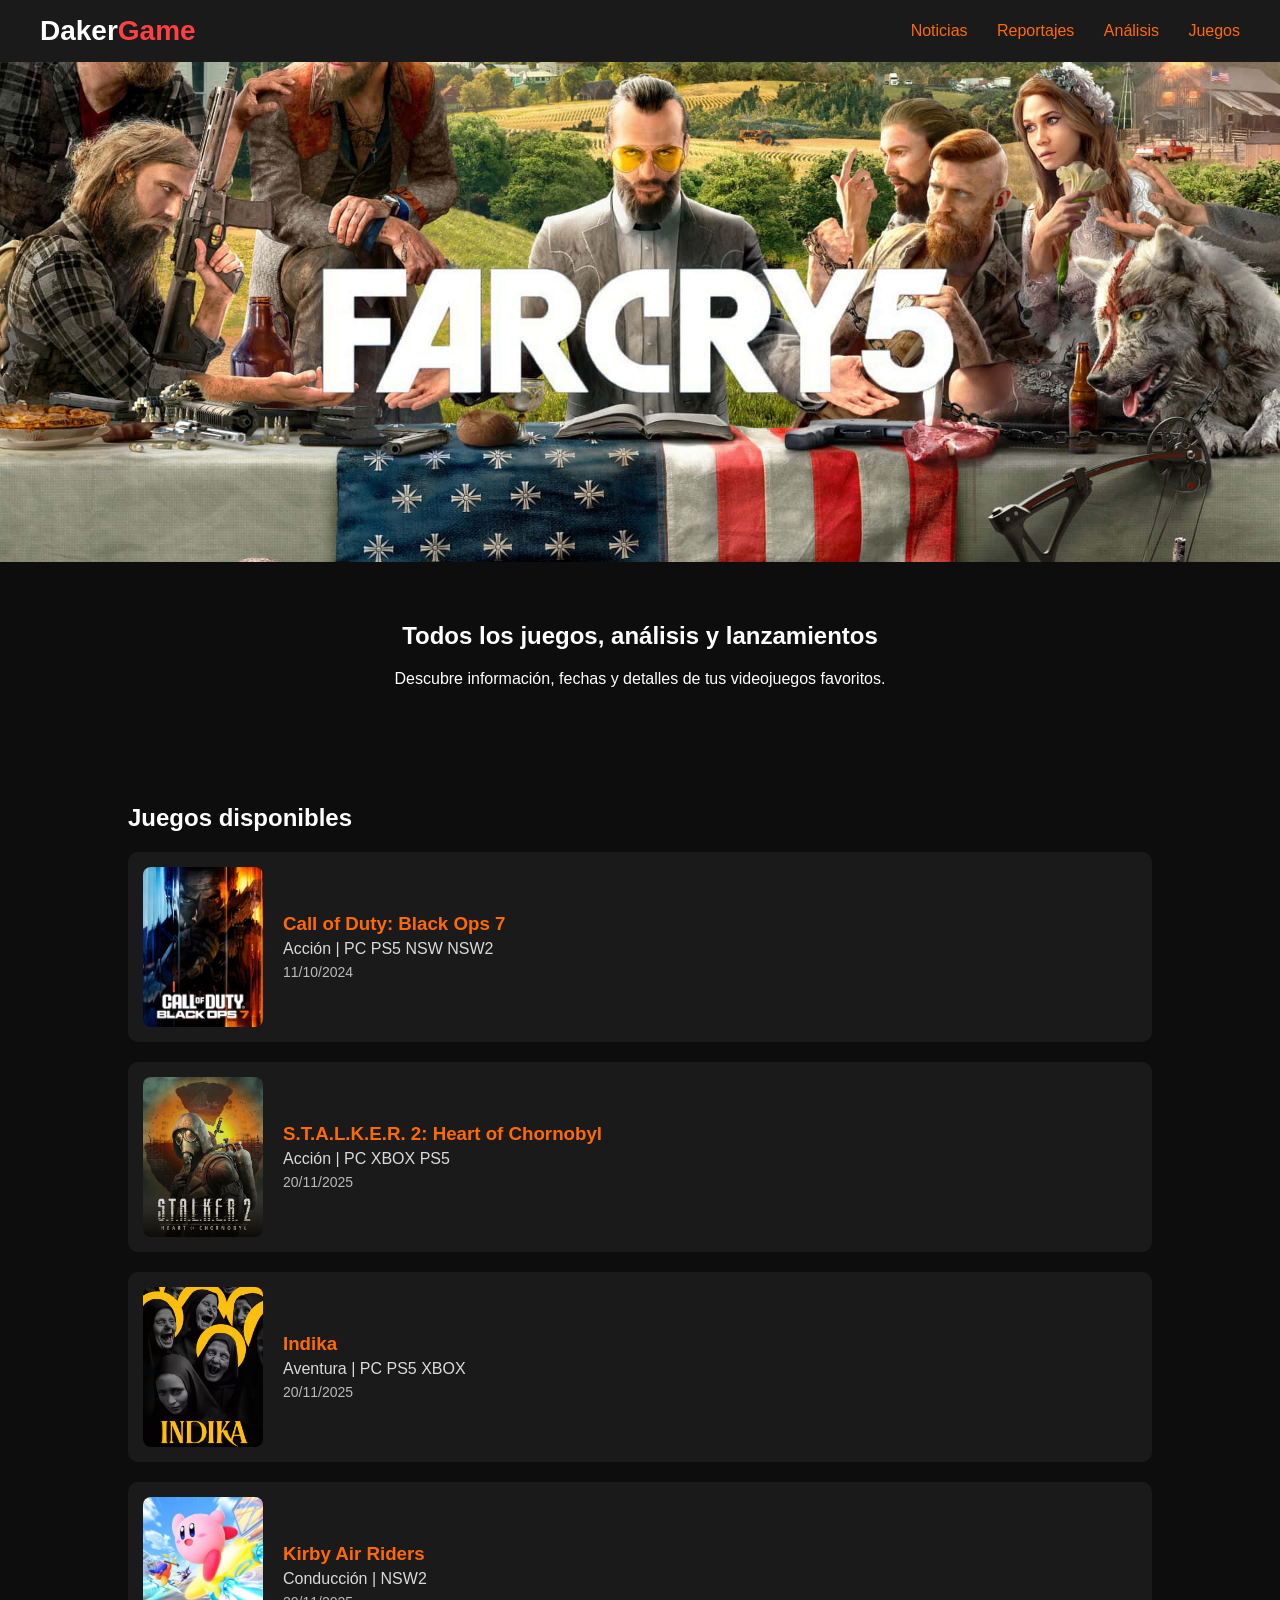
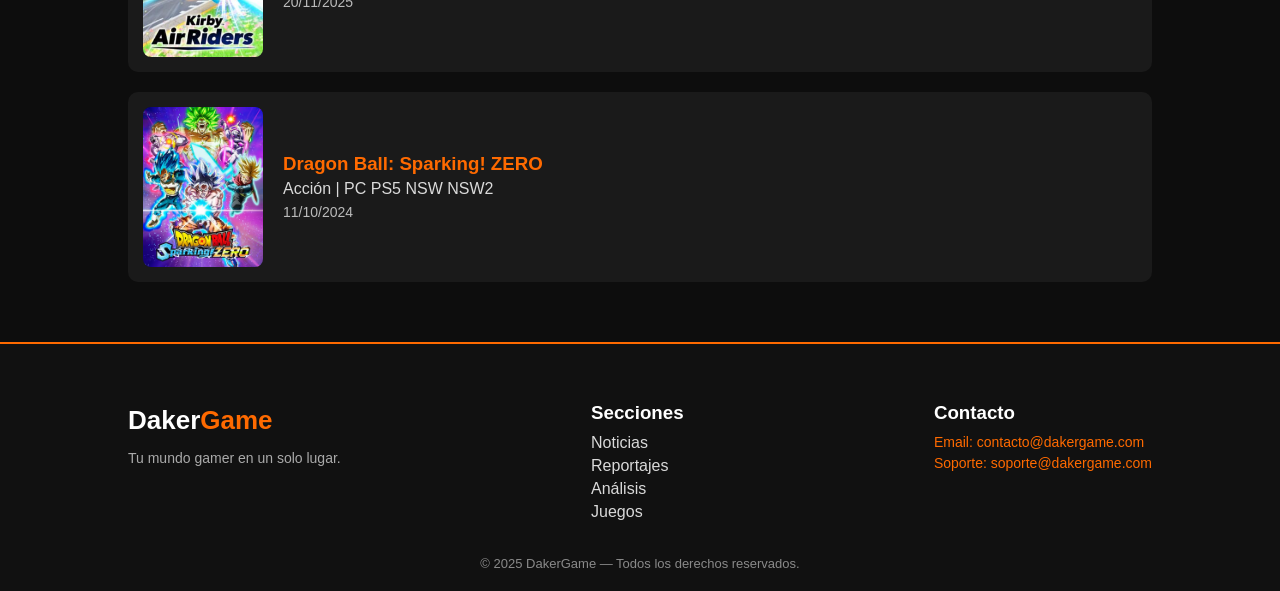
<file: index.html>
<!DOCTYPE html>
<html lang="es">

<head>
    <meta charset="UTF-8">
    <meta name="viewport" content="width=device-width, initial-scale=1.0">
    <title>DakerGame - Tu mundo gamer en un solo lugar</title>
    <link rel="icon" href="IMAGENES/ICONO.png">
    <link rel="stylesheet" href="style.css">
</head>

<body>

    
    <header class="header">
        <a href="#" class="logo-link">
            <div class="logo">
                Daker<span>Game</span>
            </div>
        </a>
        <nav>
            <a href="noticias.html">Noticias</a>
            <a href="https://as.com/meristation/reportajes">Reportajes</a>
            <a href="https://as.com/meristation/analisis">Análisis</a>
            <a href="#juegos">Juegos</a>
        </nav>
    </header>

    
    <section class="carrusel">
        <div class="slides">

            <div class="slide">
                <a href="https://store.steampowered.com/agecheck/app/552520/?l=spanish" target="_blank"><img
                        src="IMAGENES/BANNER_FARCRY5.jpg" alt="Banner 1"></a>
            </div>

            <div class="slide">
                <a href="https://store.steampowered.com/app/1643320/STALKER_2_Heart_of_Chornobyl/" target="_blank"><img
                        src="IMAGENES/BANNER_STALKER2.jpg" alt="Banner 2"></a>
            </div>

            <div class="slide">
                <a href="https://store.steampowered.com/app/1151640/Horizon_Zero_Dawn_Complete_Edition/?l=spanish"
                    target="_blank"><img src="IMAGENES/BANNER_HORIZON.jpeg" alt="Banner 3"></a>
            </div>

        </div>
    </section>


   
    <section class="hero">
        <h1>Todos los juegos, análisis y lanzamientos</h1>
        <p>Descubre información, fechas y detalles de tus videojuegos favoritos.</p>
    </section>

   
    <section class="lanzamientos" id="juegos">
        <h2>Juegos disponibles</h2>


        <div class="juego-item">
            <img src="IMAGENES/BO7.avif" alt="DragonBallSparkingZero">
            <div class="info">
                <h3><a href="JUEGOS/BO7/bo7.html">Call of Duty: Black Ops 7</a></h3>
                <p>Acción | PC  PS5  NSW  NSW2</p>
                <span>11/10/2024</span>
            </div>
        </div>
        
        <div class="juego-item">
            <img src="IMAGENES/STALKER2.png" alt="S.T.A.L.K.E.R. 2">
            <div class="info">
                <h3><a href="JUEGOS/STALKER/stalker2.html">S.T.A.L.K.E.R. 2: Heart of Chornobyl</a></h3>
                <p>Acción | PC  XBOX  PS5</p> <span>20/11/2025</span>
            </div>
        </div>

        <div class="juego-item">
            <img src="IMAGENES/INDIKA.png" alt="Indika">
            <div class="info">
                <h3><a href="JUEGOS/INDIKA/indika.html">Indika</a></h3>
                <p>Aventura | PC  PS5  XBOX</p>
                <span>20/11/2025</span>
            </div>
        </div>

        <div class="juego-item">
            <img src="IMAGENES/KIRBY.png" alt="Kirby Air Riders">
            <div class="info">
                <h3><a href="JUEGOS/KIRBY/kirby.html">Kirby Air Riders</a></h3>
                <p>Conducción | NSW2</p>
                <span>20/11/2025</span>
            </div>
        </div>

        <div class="juego-item">
            <img src="IMAGENES/DragonBall.avif" alt="DragonBallSparkingZero">
            <div class="info">
                <h3><a href="JUEGOS/DB/dragon.html">Dragon Ball: Sparking! ZERO</a></h3>
                <p>Acción | PC  PS5  NSW  NSW2</p>
                <span>11/10/2024</span>
            </div>
        </div>

        

    </section>

    <footer class="footer">
    <div class="footer-contenedor">

        <div class="footer-logo">
            <h2>Daker<span>Game</span></h2>
            <p>Tu mundo gamer en un solo lugar.</p>
        </div>

        <div class="footer-links">
            <h3>Secciones</h3>
            <a href="noticias.html">Noticias</a>
            <a href="#">Reportajes</a>
            <a href="#">Análisis</a>
            <a href="#juegos">Juegos</a>
        </div>

        <div class="footer-contacto">
            <h3>Contacto</h3>
            <a href="www.gmail.com"><p>Email: contacto@dakergame.com</p></a>
             <a href="www.gmail.com"><p>Soporte: soporte@dakergame.com</p></a>
        </div>

    </div>

    <div class="footer-copy">
        © 2025 DakerGame — Todos los derechos reservados.
    </div>
</footer>

</body>

</html>
</file>
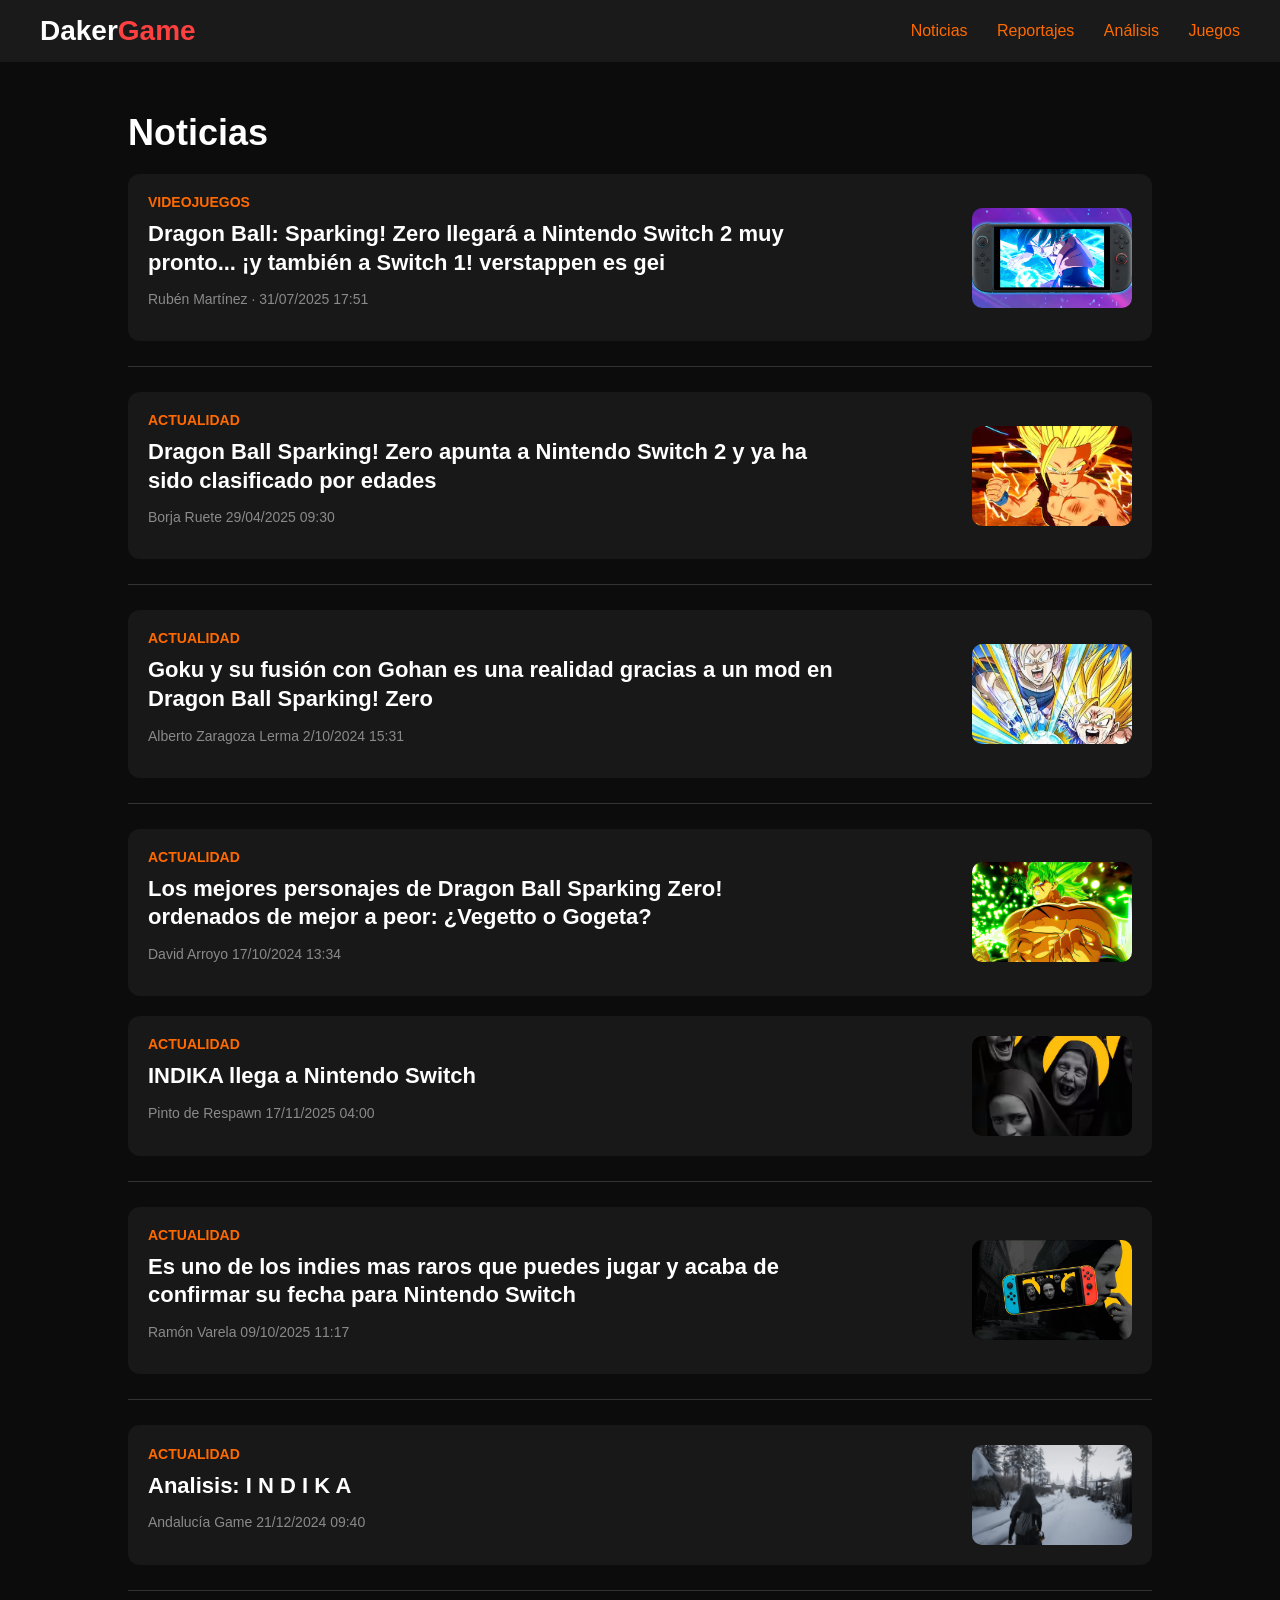
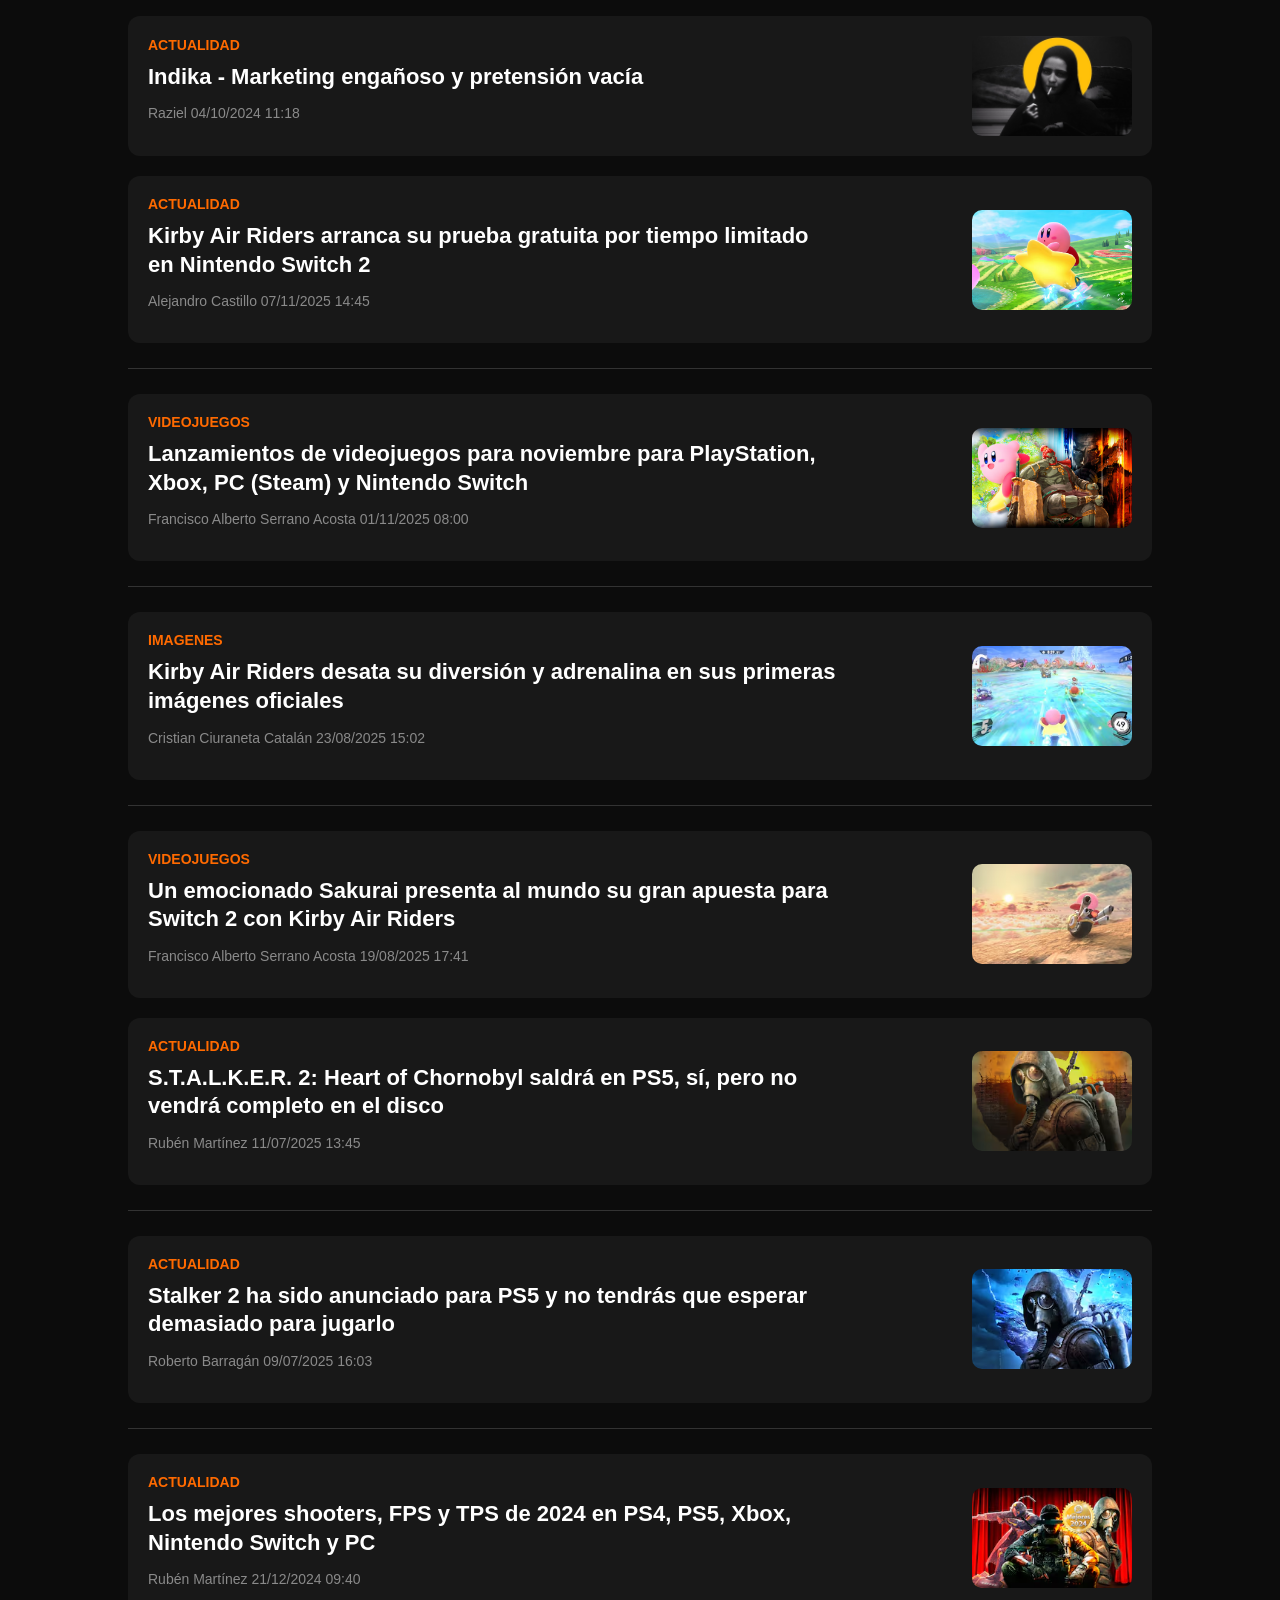
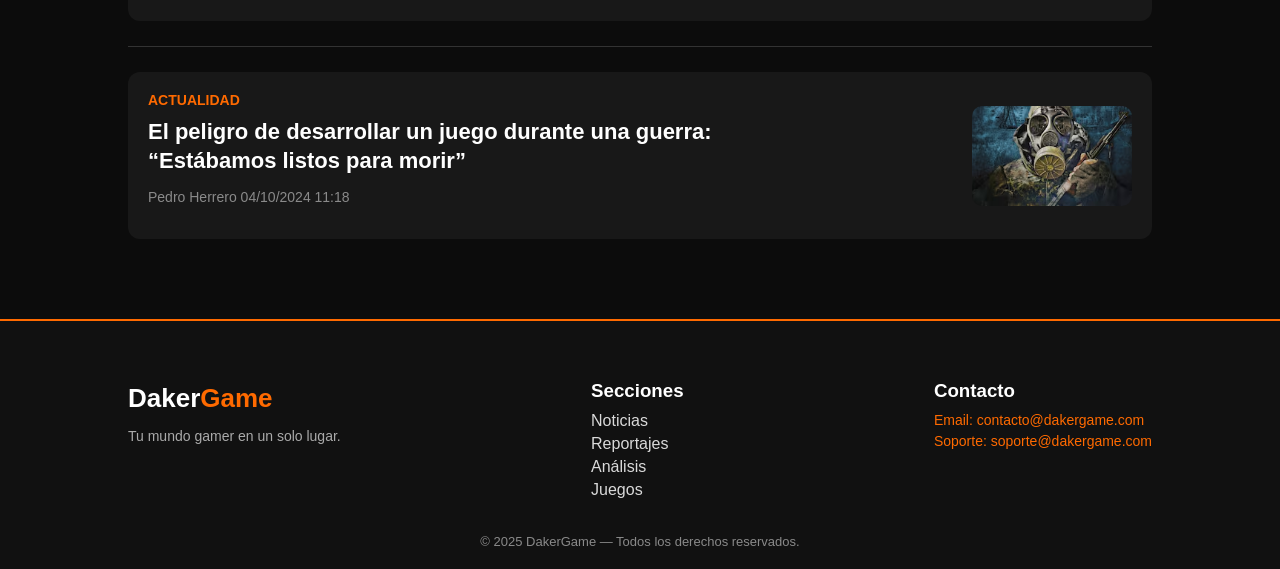
<file: noticias.html>
<!DOCTYPE html>
<html lang="es">

<head>
    <meta charset="UTF-8">
    <meta name="viewport" content="width=device-width, initial-scale=1.0">
    <title>DakerGame - Noticias</title>
    <link rel="icon" href="IMAGENES/ICONO.png">
    <link rel="stylesheet" href="style.css">
    <link rel="stylesheet" href="JUEGOS/style-juego.css">
    <link rel="stylesheet" href="noticias.css">
</head>


<body>


    <header class="header">
        <a href="index.html" class="logo-link">
            <div class="logo">Daker<span>Game</span></div>
        </a>

        <nav>
            <a href="#">Noticias</a>
            <a href="https://as.com/meristation/reportajes">Reportajes</a>
            <a href="https://as.com/meristation/analisis">Análisis</a>
            <a href="index.html">Juegos</a>
        </nav>
    </header>


    <h2 class="titulo-noticias">Noticias</h2>



    <section id="noticias" class="noticias-lista">


        <a href="https://as.com/meristation/noticias/goku-vegeta-y-compania-vuelven-a-nintendo-confirmado-el-port-de-dragon-ball-sparking-zero-para-switch-1-y-2-n"
            target="_blank" class="noticia-item">
            <div class="noticia-info">
                <span class="noticia-categoria">Videojuegos</span>
                <h3 class="noticia-titulo">
                    Dragon Ball: Sparking! Zero llegará a Nintendo Switch 2 muy pronto... ¡y también a Switch 1! verstappen es gei
                </h3>
                <p class="noticia-meta">Rubén Martínez · 31/07/2025 17:51</p>
            </div>
            <img src="JUEGOS/DB/img/db-noticia1.avif" class="noticia-img">
        </a>
        <hr class="separador">



        <a href="https://as.com/meristation/noticias/dragon-ball-sparking-zero-apunta-a-nintendo-switch-2-y-ya-ha-sido-clasificado-por-edades-n"
            target="_blank" class="noticia-item">
            <div class="noticia-info"> <span class="noticia-categoria">Actualidad</span>
                <h3 class="noticia-titulo"> Dragon Ball Sparking! Zero apunta a Nintendo Switch 2 y ya ha sido
                    clasificado por edades </h3>
                <p class="noticia-meta"> Borja Ruete 29/04/2025 09:30 </p>
            </div> <img src="JUEGOS/DB/img/db-noticia2.avif" class="noticia-img">
        </a>
        <hr class="separador">



        <a href="https://as.com/meristation/noticias/goku-y-su-fusion-con-gohan-es-una-realidad-gracias-a-un-mod-en-dragon-ball-sparking-zero-n"
            target="_blank" class="noticia-item">
            <div class="noticia-info"> <span class="noticia-categoria">Actualidad</span>
                <h3 class="noticia-titulo"> Goku y su fusión con Gohan es una realidad gracias a un mod en Dragon Ball
                    Sparking! Zero </h3>
                <p class="noticia-meta"> Alberto Zaragoza Lerma 2/10/2024 15:31 </p>
            </div> <img src="JUEGOS/DB/img/db-noticia3.jpeg" class="noticia-img">
        </a>
        <hr class="separador">



        <a href="https://as.com/meristation/noticias/los-mejores-personajes-de-dragon-ball-sparking-zero-ordenados-de-mejor-a-peor-vegetto-o-gogeta-n"
            target="_blank" class="noticia-item">
            <div class="noticia-info"> <span class="noticia-categoria">Actualidad</span>
                <h3 class="noticia-titulo"> Los mejores personajes de Dragon Ball Sparking Zero! ordenados de mejor a
                    peor: ¿Vegetto o Gogeta? </h3>
                <p class="noticia-meta"> David Arroyo 17/10/2024 13:34 </p>
            </div> <img src="JUEGOS/DB/img/db-noticia4.avif" class="noticia-img">
        </a>



        <a href="https://x.com/PuntoDeRespawn/status/1990344171467551064" target="_blank" class="noticia-item">
            <div class="noticia-info"> <span class="noticia-categoria">Actualidad</span>
                <h3 class="noticia-titulo"> INDIKA llega a Nintendo Switch </h3>
                <p class="noticia-meta"> Pinto de Respawn 17/11/2025 04:00 </p>
            </div> <img src="../../IMAGENES/INDIKA.png" class="noticia-img">
        </a>
        <hr class="separador">



        <a href="https://vandal.elespanol.com/noticia/1350784087/es-uno-de-los-indies-mas-raros-que-puedes-jugar-y-acaba-de-confirmar-su-fecha-para-nintendo-switch"
            target="_blank" class="noticia-item">
            <div class="noticia-info"> <span class="noticia-categoria">Actualidad</span>
                <h3 class="noticia-titulo"> Es uno de los indies mas raros que puedes jugar y acaba de confirmar su
                    fecha para Nintendo Switch </h3>
                <p class="noticia-meta"> Ramón Varela 09/10/2025 11:17 </p>
            </div> <img src="JUEGOS/INDIKA/img/Indika_noticia2.webp" class="noticia-img">
        </a>
        <hr class="separador">



        <a href="https://www.andaluciainformacion.es/articulo/andalucia-game/analisis/202511181814033169842.html"
            target="_blank" class="noticia-item">
            <div class="noticia-info"> <span class="noticia-categoria">Actualidad</span>
                <h3 class="noticia-titulo"> Analisis: I N D I K A </h3>
                <p class="noticia-meta"> Andalucía Game 21/12/2024 09:40 </p>
            </div> <img src="JUEGOS/INDIKA/img/indika_notica3.webp" class="noticia-img">
        </a>
        <hr class="separador">



        <a href="https://www-reddit-com.translate.goog/r/patientgamers/comments/1kxohgu/indika_deceptive_marketing_and_hollow/?_x_tr_sl=en&_x_tr_tl=es&_x_tr_hl=es&_x_tr_pto=tc"
            target="_blank" class="noticia-item">
            <div class="noticia-info"> <span class="noticia-categoria">Actualidad</span>
                <h3 class="noticia-titulo"> Indika - Marketing engañoso y pretensión vacía </h3>
                <p class="noticia-meta"> Raziel 04/10/2024 11:18 </p>
            </div> <img src="JUEGOS/INDIKA/img/indika_noticia4.png" class="noticia-img">
        </a>


        <a href="https://as.com/meristation/noticias/kirby-air-riders-arranca-su-prueba-gratuita-por-tiempo-limitado-en-nintendo-switch-2-fechas-y-contenido-f202511-n"
            target="_blank" class="noticia-item">
            <div class="noticia-info"> <span class="noticia-categoria">Actualidad</span>
                <h3 class="noticia-titulo"> Kirby Air Riders arranca su prueba gratuita por tiempo limitado en Nintendo
                    Switch 2 </h3>
                <p class="noticia-meta"> Alejandro Castillo 07/11/2025 14:45 </p>
            </div> <img src="JUEGOS/KIRBY/img/kirby_noticia1.avif" class="noticia-img">
        </a>
        <hr class="separador">



        <a href="https://as.com/meristation/noticias/lanzamientos-de-videojuegos-para-noviembre-para-playstation-xbox-pc-steam-y-nintendo-switch-f202511-n"
            target="_blank" class="noticia-item">
            <div class="noticia-info"> <span class="noticia-categoria">Videojuegos</span>
                <h3 class="noticia-titulo"> Lanzamientos de videojuegos para noviembre para PlayStation, Xbox, PC
                    (Steam) y Nintendo Switch </h3>
                <p class="noticia-meta"> Francisco Alberto Serrano Acosta 01/11/2025 08:00 </p>
            </div> <img src="JUEGOS/KIRBY/img/kirby_noticia2.avif" class="noticia-img">
        </a>
        <hr class="separador">



        <a href="https://as.com/meristation/noticias/kirby-air-riders-desata-su-diversion-y-adrenalina-en-sus-primeras-imagenes-oficiales-g"
            target="_blank" class="noticia-item">
            <div class="noticia-info"> <span class="noticia-categoria">Imagenes</span>
                <h3 class="noticia-titulo"> Kirby Air Riders desata su diversión y adrenalina en sus primeras imágenes
                    oficiales </h3>
                <p class="noticia-meta"> Cristian Ciuraneta Catalán 23/08/2025 15:02 </p>
            </div> <img src="JUEGOS/KIRBY/img/kirby_noticia3.avif" class="noticia-img">
        </a>
        <hr class="separador">



        <a href="https://www-reddit-com.translate.goog/r/patientgamers/comments/1kxohgu/indika_deceptive_marketing_and_hollow/?_x_tr_sl=en&_x_tr_tl=es&_x_tr_hl=es&_x_tr_pto=tc"
            target="_blank" class="noticia-item">
            <div class="noticia-info"> <span class="noticia-categoria">Videojuegos</span>
                <h3 class="noticia-titulo"> Un emocionado Sakurai presenta al mundo su gran apuesta para Switch 2 con
                    Kirby Air Riders </h3>
                <p class="noticia-meta"> Francisco Alberto Serrano Acosta 19/08/2025 17:41 </p>
            </div> <img src="JUEGOS/KIRBY/img/kirby_noticia4.avif" class="noticia-img">
        </a>



        <a href="https://as.com/meristation/noticias/stalker-2-en-ps5-es-otro-caso-de-falso-fisico-con-un-disco-que-no-trae-el-juego-completo-y-los-fans-estan-enfurecidos-n"
            target="_blank" class="noticia-item">
            <div class="noticia-info"> <span class="noticia-categoria">Actualidad</span>
                <h3 class="noticia-titulo"> S.T.A.L.K.E.R. 2: Heart of Chornobyl saldrá en PS5, sí, pero no vendrá
                    completo en el disco </h3>
                <p class="noticia-meta"> Rubén Martínez 11/07/2025 13:45 </p>
            </div> <img src="IMAGENES/STALKER2.png" class="noticia-img">
        </a>
        <hr class="separador">



        <a href="https://as.com/meristation/noticias/ni-halo-ni-avowed-el-nuevo-exclusivo-de-xbox-anunciado-para-ps5-es-stalker-2-trailer-y-ventana-de-lanzamiento-n"
            target="_blank" class="noticia-item">
            <div class="noticia-info"> <span class="noticia-categoria">Actualidad</span>
                <h3 class="noticia-titulo"> Stalker 2 ha sido anunciado para PS5 y no tendrás que esperar demasiado para
                    jugarlo </h3>
                <p class="noticia-meta"> Roberto Barragán 09/07/2025 16:03 </p>
            </div> <img src="IMAGENES/NOTICIA2_STALKER.avif" class="noticia-img">
        </a>
        <hr class="separador">



        <a href="https://as.com/meristation/noticias/los-mejores-shooters-fps-y-tps-de-2024-en-ps4-ps5-xbox-nintendo-switch-y-pc-n"
            target="_blank" class="noticia-item">
            <div class="noticia-info"> <span class="noticia-categoria">Actualidad</span>
                <h3 class="noticia-titulo"> Los mejores shooters, FPS y TPS de 2024 en PS4, PS5, Xbox, Nintendo Switch y
                    PC </h3>
                <p class="noticia-meta"> Rubén Martínez 21/12/2024 09:40 </p>
            </div> <img src="IMAGENES/NOTICIA3_STALKER.avif" class="noticia-img">
        </a>
        <hr class="separador">



        <a href="https://as.com/meristation/noticias/el-peligro-de-desarrollar-un-juego-durante-una-guerra-estabamos-listos-para-morir-n"
            target="_blank" class="noticia-item">
            <div class="noticia-info"> <span class="noticia-categoria">Actualidad</span>
                <h3 class="noticia-titulo"> El peligro de desarrollar un juego durante una guerra: “Estábamos listos
                    para morir” </h3>
                <p class="noticia-meta"> Pedro Herrero 04/10/2024 11:18 </p>
            </div> <img src="IMAGENES/NOTICIA4_STALKER.avif" class="noticia-img">
        </a>



    </section>

</body>

</html>

<footer class="footer">
    <div class="footer-contenedor">

        <div class="footer-logo">
            <h2>Daker<span>Game</span></h2>
            <p>Tu mundo gamer en un solo lugar.</p>
        </div>

        <div class="footer-links">
            <h3>Secciones</h3>
            <a href="noticias.html">Noticias</a>
            <a href="#">Reportajes</a>
            <a href="#">Análisis</a>
            <a href="#juegos">Juegos</a>
        </div>

        <div class="footer-contacto">
            <h3>Contacto</h3>
            <a href="www.gmail.com"><p>Email: contacto@dakergame.com</p></a>
             <a href="www.gmail.com"><p>Soporte: soporte@dakergame.com</p></a>
        </div>

    </div>

    <div class="footer-copy">
        © 2025 DakerGame — Todos los derechos reservados.
    </div>
</footer>
</file>
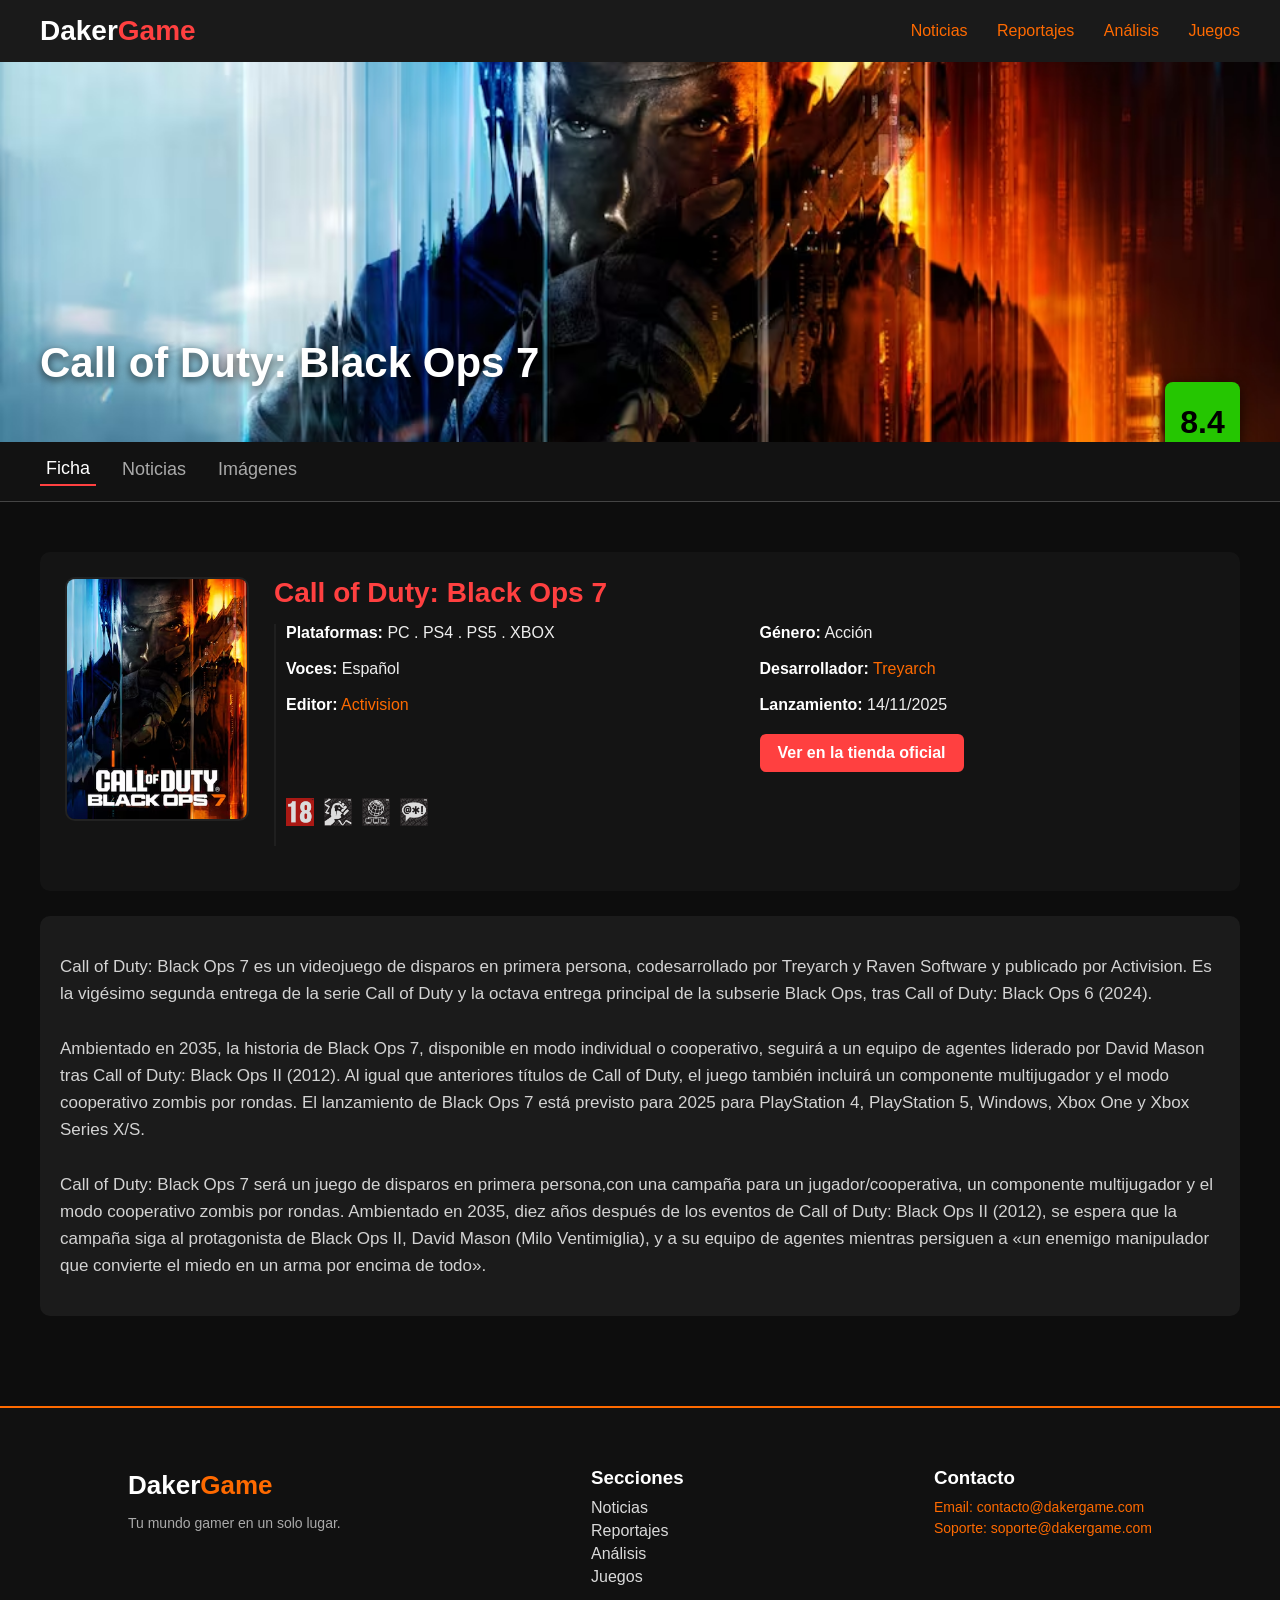
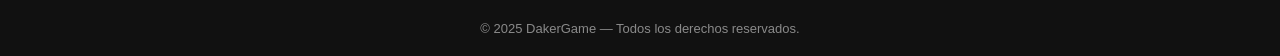
<file: JUEGOS/BO7/bo7.html>
<!DOCTYPE html>
<html lang="es">

<head>
    <meta charset="UTF-8">
    <meta name="viewport" content="width=device-width, initial-scale=1.0">
    <title>CALL OF DUTY: BO7 - DakerGame</title>
    <link rel="stylesheet" href="../style-juego.css">
    <link rel="stylesheet" href="../../style.css">
    <link rel="icon" href="../../IMAGENES/ICONO.png">
</head>

<body>

    <header class="header">
        <a href="../../index.html" class="logo-link">
            <div class="logo">
                Daker<span>Game</span>
            </div>
        </a>
        <nav>
            <a href="../../noticias.html">Noticias</a>
            <a href="https://as.com/meristation/reportajes">Reportajes</a>
            <a href="https://as.com/meristation/analisis">Análisis</a>
            <a href="../../index.html">Juegos</a>
        </nav>
    </header>


    <section class="banner-juego">
        <img src="img/BANNER_bo7.avif" alt="Call of Duty: Black Ops 7">
        <h1 class="titulo-juego">Call of Duty: Black Ops 7</h1>

        <a href="https://as.com/meristation/notas">
            <div class="nota-superpuesta">
                <span class="numero">8.4</span>
            </div>
        </a>
    </section>





    <div class="tabs">
        <button class="tab active" data-tab="ficha">Ficha</button>
        <button class="tab" data-tab="noticias">Noticias</button>
        <button class="tab" data-tab="imagenes">Imágenes</button>
    </div>

    <div id="ficha" class="tab-content active">


        <div class="ficha-contenido">


            <div class="ficha-icono">
                <a href="https://store.steampowered.com/app/3606480/Call_of_Duty_Black_Ops_7" target="_blank">
                    <img src="../../IMAGENES/BO7.avif" alt="BO7"></a>
            </div>


            <div class="ficha-info">

                <h2>Call of Duty: Black Ops 7</h2>

                <div class="ficha-grid">

                    <div class="item">
                        <strong>Plataformas:</strong>
                        <span>PC . PS4 . PS5 . XBOX </span>
                    </div>

                    <div class="item">
                        <strong>Género:</strong>
                        <span>Acción</span>
                    </div>

                    <div class="item">
                        <strong>Voces:</strong>
                        <span>Español</span>
                    </div>

                    <div class="item">
                        <strong>Desarrollador:</strong>
                        <a href="https://www.treyarch.com" target="_blank"><span>Treyarch</span></a>
                    </div>

                    <div class="item">
                        <strong>Editor:</strong>
                        <a href="https://www.activision.com" target="_blank"><span>Activision</span></a>
                    </div>


                    <div class="item lanzamiento">
                        <strong>Lanzamiento:</strong>
                        <span>14/11/2025</span>
                        <div class="ficha-tienda">
                            <a href="https://store.steampowered.com/app/3606480/Call_of_Duty_Black_Ops_7"
                                target="_blank">
                                Ver en la tienda oficial
                            </a>
                        </div>

                    </div>

                    <div class="iconos-plataformas">

                        <img src="img/pegi_5.png" alt="PEGI 5">
                        <img src="img/pegi_12.png" alt="PEGI 12">
                        <img src="img/pegi_13.png" alt="PEGI 13">
                        <img src="img/pegi_6.png" alt="PEGI 6">
                    </div>


                </div>

            </div>

        </div>


        <div class="ficha-descripcion">
            <p>
                Call of Duty: Black Ops 7 es un videojuego de disparos en primera persona, codesarrollado por Treyarch y
                Raven Software y publicado por Activision. Es la vigésimo segunda entrega de la serie Call of Duty y la
                octava entrega principal de la subserie Black Ops, tras Call of Duty: Black Ops 6 (2024). <br><br>

                Ambientado en
                2035, la historia de Black Ops 7, disponible en modo individual o cooperativo, seguirá a un equipo de
                agentes liderado por David Mason tras Call of Duty: Black Ops II (2012). Al igual que anteriores títulos
                de Call of Duty, el juego también incluirá un componente multijugador y el modo cooperativo zombis por
                rondas. El lanzamiento de Black Ops 7 está previsto para 2025 para PlayStation 4, PlayStation 5,
                Windows, Xbox One y Xbox Series X/S.<br><br>

                Call of Duty: Black Ops 7 será un juego de disparos en primera persona,con una campaña para un
                jugador/cooperativa, un componente multijugador y el modo cooperativo zombis por rondas.​ Ambientado
                en 2035, diez años después de los eventos de Call of Duty: Black Ops II (2012), se espera que la campaña
                siga al protagonista de Black Ops II, David Mason (Milo Ventimiglia), y a su equipo de agentes mientras
                persiguen a «un enemigo manipulador que convierte el miedo en un arma por encima de todo».
            </p>
        </div>

    </div>



    <section class="tab-content" id="noticias">
        <h2>Noticias</h2>

        <a href="https://as.com/meristation/noticias/los-fans-de-black-ops-7-que-pedian-la-retirada-del-sbmm-del-multijugador-se-enfrentan-a-la-cruda-realidad-no-eran-tan-buenos-como-creian-f202511-n"
            target="_blank" class="noticia-item">
            <div class="noticia-info">
                <span class="noticia-categoria">Videojuegos</span>

                <h3 class="noticia-titulo">
                    Black Ops 7 reduce su SBMM y algunos jugadores descubren que no son tan buenos como creían
                </h3>

                <p class="noticia-meta">
                    Rubén Martínez 17/11/2025 13:15
                </p>
            </div>

            <img src="img/Bo7_Noticia1.avif" class="noticia-img">
        </a>

        <hr class="separador">




        <a href="https://as.com/meristation/noticias/todas-las-ediciones-de-call-of-duty-black-ops-7-plataformas-disponibles-precios-contenido-y-fecha-de-lanzamiento-f202511-n"
            target="_blank" class="noticia-item">
            <div class="noticia-info">
                <span class="noticia-categoria">Videojuegos</span>

                <h3 class="noticia-titulo">
                    Ediciones de Call of Duty Black Ops 7: plataformas, precios, contenido y fecha de lanzamiento
                </h3>

                <p class="noticia-meta">
                    Rubén Martínez 12/11/2025 07:05
                </p>
            </div>

            <img src="img/Bo7_noticia2.avif" class="noticia-img">
        </a>

        <hr class="separador">




        <a href="https://as.com/meristation/noticias/call-of-duty-black-ops-7-tiene-un-as-en-la-manga-para-competir-contra-battlefield-6-y-se-llama-endgame-f202511-n"
            target="_blank" class="noticia-item">
            <div class="noticia-info">
                <span class="noticia-categoria">Videojuegos</span>

                <h3 class="noticia-titulo">
                    Black Ops 7 presenta Endgame, su nuevo modo extraction shooter para desbancar a Battlefield 6
                </h3>

                <p class="noticia-meta">
                    Rubén Martínez 11/11/2025 07:15
                </p>
            </div>

            <img src="img/Bo7_noticia3.avif" class="noticia-img">
        </a>

        <hr class="separador">



        <a href="https://as.com/meristation/streamers/illojuan-considera-que-fortnite-ha-afectado-muy-negativamente-a-call-of-duty-ha-manchado-la-industria-de-los-videojuegos-f202510-n"
            target="_blank" class="noticia-item">
            <div class="noticia-info">
                <span class="noticia-categoria">Streamers</span>

                <h3 class="noticia-titulo">
                    IlloJuan: "Fortnite ha manchado la industria y ha afectado para mal a Call of Duty"
                </h3>

                <p class="noticia-meta">
                    Rubén Martínez 09/10/2025 11:30
                </p>
            </div>

            <img src="img/Bo7_noticia4.avif" class="noticia-img">
        </a>



    </section>


    <section class="tab-content" id="imagenes">

        <div class="galeria">


            <input type="radio" name="slider" id="img1" checked>
            <input type="radio" name="slider" id="img2">
            <input type="radio" name="slider" id="img3">
            <input type="radio" name="slider" id="img4">


            <div class="slider">
                <div class="slide">
                    <img src="img/1.png" alt="">
                </div>
                <div class="slide">
                    <img src="img/2.png" alt="">
                </div>
                <div class="slide">
                    <img src="img/3.png" alt="">
                </div>
                <div class="slide">
                    <img src="img/4.png" alt="">
                </div>
            </div>


            <div class="controles">
                <label for="img1"></label>
                <label for="img2"></label>
                <label for="img3"></label>
                <label for="img4"></label>
            </div>


            <div class="contador">
                <span id="count-num">1</span> / 4
            </div>

        </div>


        <section class="trailer-section" id="trailer">
            <h2>Trailer Oficial</h2>
            <div class="trailer-container">
                <iframe width="560" height="315" src="https://www.youtube.com/embed/pGFYtZD53ZA?si=Q3U2BJyUOUM1fW8o"
                    title="YouTube video player" frameborder="0"
                    allow="accelerometer; autoplay; clipboard-write; encrypted-media; gyroscope; picture-in-picture; web-share"
                    referrerpolicy="strict-origin-when-cross-origin" allowfullscreen></iframe>
            </div>
        </section>



    </section>





    <!-- Script de pestañas -->
    <script>
        const tabs = document.querySelectorAll(".tab");
        const contents = document.querySelectorAll(".tab-content");

        tabs.forEach(t => {
            t.addEventListener("click", () => {

                tabs.forEach(tab => tab.classList.remove("active"));
                t.classList.add("active");

                contents.forEach(c => c.classList.remove("active"));
                document.getElementById(t.dataset.tab).classList.add("active");
            });
        });


        // Nuevo: Actualizar contador de imágenes
        const radios = document.querySelectorAll('input[name="slider"]');
        const countNum = document.getElementById('count-num');

        radios.forEach(radio => {
            radio.addEventListener('change', () => {
                const num = radio.id.replace('img', '');
                countNum.textContent = num; // Actualiza el contador
            });
        });
    </script>

</body>

</html>


<footer class="footer">
    <div class="footer-contenedor">

        <div class="footer-logo">
            <h2>Daker<span>Game</span></h2>
            <p>Tu mundo gamer en un solo lugar.</p>
        </div>

        <div class="footer-links">
            <h3>Secciones</h3>
            <a href="noticias.html">Noticias</a>
            <a href="#">Reportajes</a>
            <a href="#">Análisis</a>
            <a href="#juegos">Juegos</a>
        </div>

        <div class="footer-contacto">
            <h3>Contacto</h3>
            <a href="www.gmail.com"><p>Email: contacto@dakergame.com</p></a>
             <a href="www.gmail.com"><p>Soporte: soporte@dakergame.com</p></a>
        </div>

    </div>

    <div class="footer-copy">
        © 2025 DakerGame — Todos los derechos reservados.
    </div>
</footer>
</file>
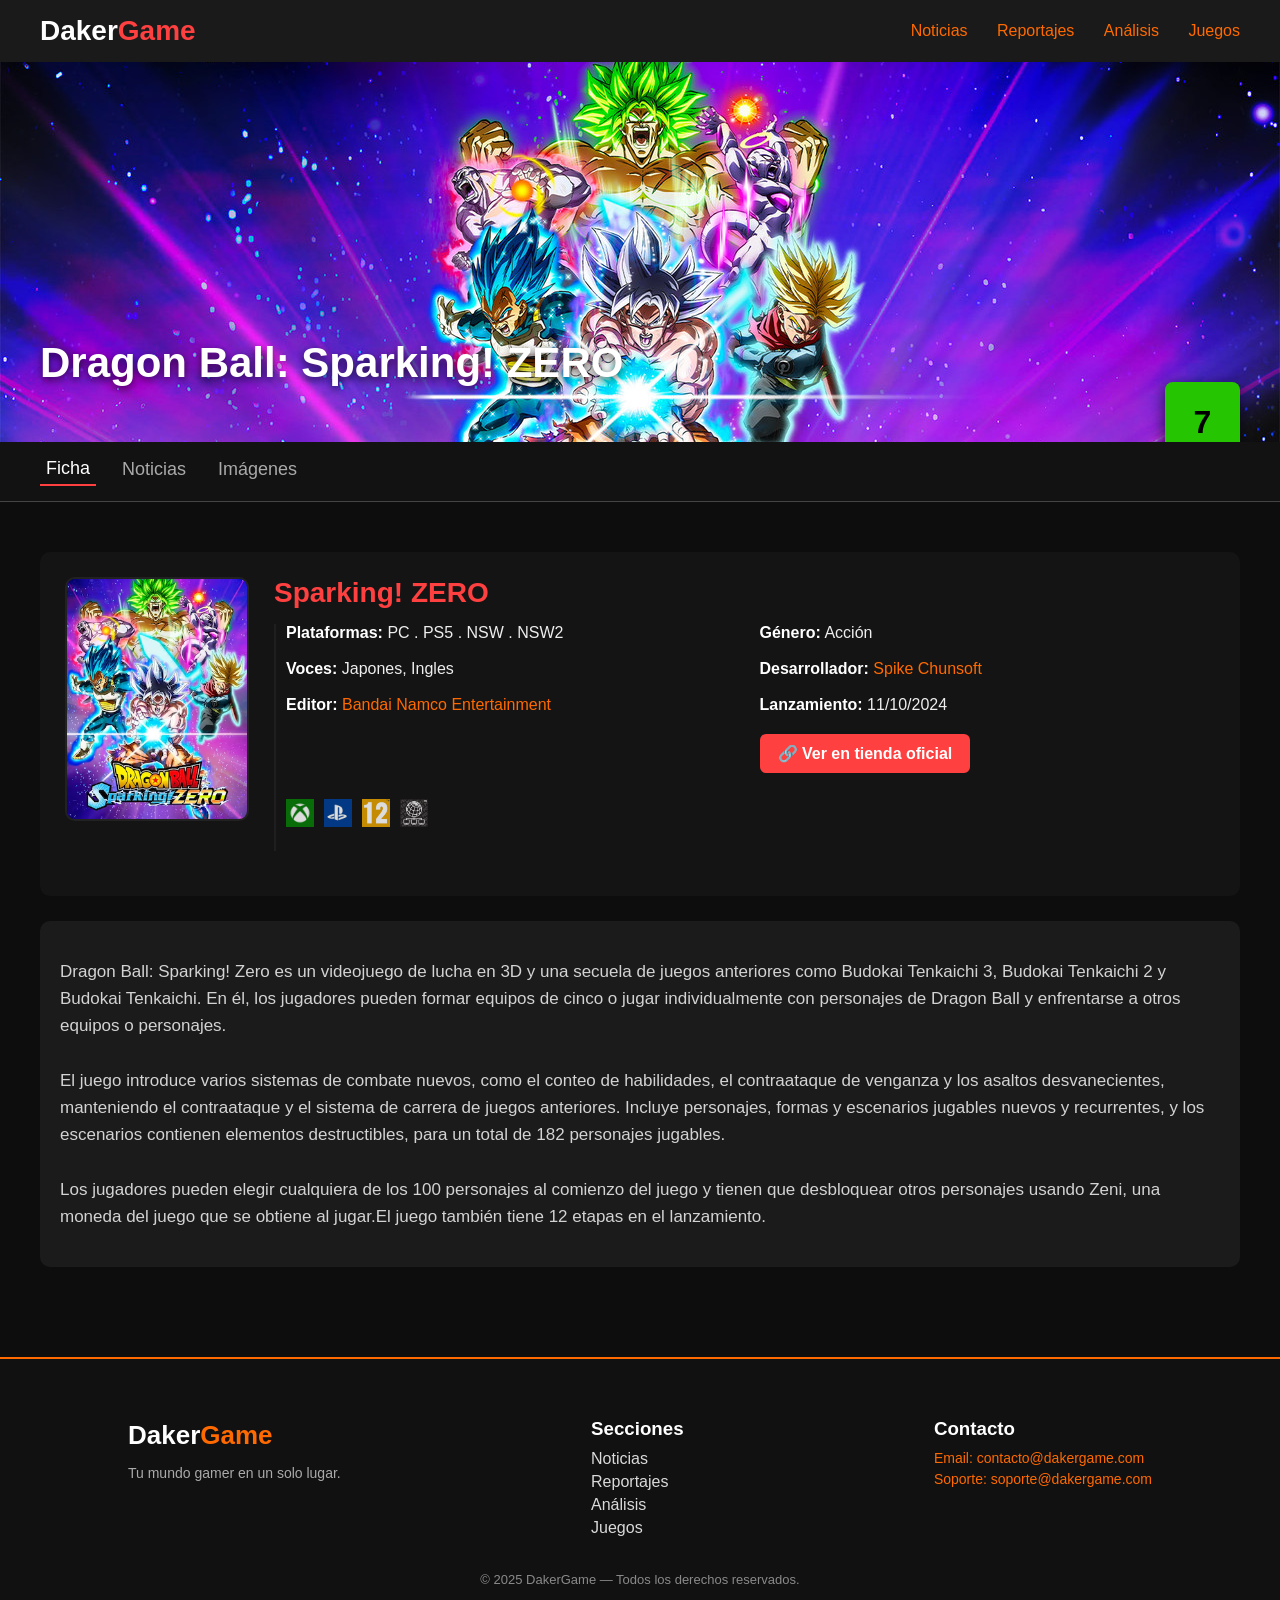
<file: JUEGOS/DB/dragon.html>
<!DOCTYPE html>
<html lang="es">

<head>
    <meta charset="UTF-8">
    <meta name="viewport" content="width=device-width, initial-scale=1.0">
    <title>SPARKING ZERO - DakerGame</title>
    <link rel="stylesheet" href="../style-juego.css">
    <link rel="stylesheet" href="../../style.css">
    <link rel="icon" href="../../IMAGENES/ICONO.png">
</head>

<body>

    <header class="header">
        <a href="../../index.html" class="logo-link">
            <div class="logo">
                Daker<span>Game</span>
            </div>
        </a>
        <nav>
            <a href="../../noticias.html">Noticias</a>
             <a href="https://as.com/meristation/reportajes">Reportajes</a>
            <a href="https://as.com/meristation/analisis">Análisis</a>
            <a href="../../index.html">Juegos</a>
        </nav>
    </header>


    <section class="banner-juego">
        <img src="img/Banner_DB.jpg" alt="Banner Sparking Zero">
        <h1 class="titulo-juego">Dragon Ball: Sparking! ZERO</h1>

        <a href="https://as.com/meristation/notas"><div class="nota-superpuesta">
        <span class="numero">7</span>
        </div></a>
    </section>





    <div class="tabs">
        <button class="tab active" data-tab="ficha">Ficha</button>
        <button class="tab" data-tab="noticias">Noticias</button>
        <button class="tab" data-tab="imagenes">Imágenes</button>
    </div>

    <div id="ficha" class="tab-content active">


        <div class="ficha-contenido">


            <div class="ficha-icono">
                <a href="https://store.steampowered.com/app/1790600/DRAGON_BALL_Sparking_ZERO/?l=spanish"
                    target="_blank">
                    <img src="../../IMAGENES/DragonBall.avif" alt="DB"></a>
            </div>


            <div class="ficha-info">

                <h2>Sparking! ZERO</h2>

                <div class="ficha-grid">

                    <div class="item">
                        <strong>Plataformas:</strong>
                        <span>PC . PS5 . NSW . NSW2</span>
                    </div>

                    <div class="item">
                        <strong>Género:</strong>
                        <span>Acción</span>
                    </div>

                    <div class="item">
                        <strong>Voces:</strong>
                        <span>Japones, Ingles</span>
                    </div>

                    <div class="item">
                        <strong>Desarrollador:</strong>
                        <a href="https://as.com/meristation/empresas/spike-chunsoft"><span>Spike Chunsoft</span></a>
                    </div>

                    <div class="item">
                        <strong>Editor:</strong>
                        <a href="https://www.bandainamcoent.com"><span>Bandai Namco Entertainment</span></a>
                    </div>


                    <div class="item lanzamiento">
                        <strong>Lanzamiento:</strong>
                        <span>11/10/2024</span>
                        <div class="ficha-tienda">
                            <a href="https://store.steampowered.com/app/1790600/DRAGON_BALL_Sparking_ZERO/?l=spanish"
                                target="_blank">
                                🔗 Ver en tienda oficial
                            </a>
                        </div>

                    </div>

                    <div class="iconos-plataformas">
                        <a href="https://www.xbox.com/es-ES/games/store/stalker-2-heart-of-chornobyl/9NNN6PHSQ0L8"
                            target="_blank">
                            <img src="../../IMAGENES/ICONO_XBOX.png" alt="Xbox">
                        </a>

                        <a href="https://store.playstation.com/es-co/product/UP0002-PPSA14063_00-STALKER2GAME0001"
                            target="_blank">
                            <img src="../../IMAGENES/ICONO_PS5.webp" alt="PS5">
                        </a>

                        <img src="img/pegi_3.png" alt="PEGI 18">
                        <img src="img/pegi_13.png" alt="PEGI 18">
                    </div>


                </div>

            </div>

        </div>


        <div class="ficha-descripcion">
            <p>
                Dragon Ball: Sparking! Zero es un videojuego de lucha en 3D y una secuela de juegos anteriores como
                Budokai Tenkaichi 3, Budokai Tenkaichi 2 y Budokai Tenkaichi. En él, los jugadores pueden formar equipos
                de cinco o jugar individualmente con personajes de Dragon Ball y enfrentarse a otros equipos o
                personajes. <br><br>

                El juego introduce varios sistemas de combate nuevos, como el conteo de habilidades, el
                contraataque de venganza y los asaltos desvanecientes, manteniendo el contraataque y el sistema de
                carrera de juegos anteriores.​ Incluye personajes, formas y escenarios jugables nuevos y recurrentes,
                y los escenarios contienen elementos destructibles, para un total de 182 personajes jugables.<br><br>


                Los jugadores pueden elegir cualquiera de los 100 personajes al comienzo del juego y tienen que
                desbloquear otros personajes usando Zeni, una moneda del juego que se obtiene al jugar.El juego
                también tiene 12 etapas en el lanzamiento.
            </p>
        </div>

    </div>



    <section class="tab-content" id="noticias">
        <h2>Noticias</h2>

        <a href="https://as.com/meristation/noticias/goku-vegeta-y-compania-vuelven-a-nintendo-confirmado-el-port-de-dragon-ball-sparking-zero-para-switch-1-y-2-n"
            target="_blank" class="noticia-item">
            <div class="noticia-info">
                <span class="noticia-categoria">Videojuegos</span>

                <h3 class="noticia-titulo">
                    Dragon Ball: Sparking! Zero llegará a Nintendo Switch 2 muy pronto... ¡y también a Switch 1!
                </h3>

                <p class="noticia-meta">
                    Rubén Martínez 31/07/2025 17:51
                </p>
            </div>

            <img src="img/db-noticia1.avif" class="noticia-img">
        </a>

        <hr class="separador">




        <a href="https://as.com/meristation/noticias/dragon-ball-sparking-zero-apunta-a-nintendo-switch-2-y-ya-ha-sido-clasificado-por-edades-n"
            target="_blank" class="noticia-item">
            <div class="noticia-info">
                <span class="noticia-categoria">Actualidad</span>

                <h3 class="noticia-titulo">
                    Dragon Ball Sparking! Zero apunta a Nintendo Switch 2 y ya ha sido clasificado por edades
                </h3>

                <p class="noticia-meta">
                    Borja Ruete 29/04/2025 09:30
                </p>
            </div>

            <img src="img/db-noticia2.avif" class="noticia-img">
        </a>

        <hr class="separador">




        <a href="https://as.com/meristation/noticias/goku-y-su-fusion-con-gohan-es-una-realidad-gracias-a-un-mod-en-dragon-ball-sparking-zero-n"
            target="_blank" class="noticia-item">
            <div class="noticia-info">
                <span class="noticia-categoria">Actualidad</span>

                <h3 class="noticia-titulo">
                    Goku y su fusión con Gohan es una realidad gracias a un mod en Dragon Ball Sparking! Zero
                </h3>

                <p class="noticia-meta">
                    Alberto Zaragoza Lerma 2/10/2024 15:31
                </p>
            </div>

            <img src="img/db-noticia3.jpeg" class="noticia-img">
        </a>

        <hr class="separador">



        <a href="https://as.com/meristation/noticias/los-mejores-personajes-de-dragon-ball-sparking-zero-ordenados-de-mejor-a-peor-vegetto-o-gogeta-n"
            target="_blank" class="noticia-item">
            <div class="noticia-info">
                <span class="noticia-categoria">Actualidad</span>

                <h3 class="noticia-titulo">
                    Los mejores personajes de Dragon Ball Sparking Zero! ordenados de mejor a peor: ¿Vegetto o Gogeta?
                </h3>

                <p class="noticia-meta">
                    David Arroyo 17/10/2024 13:34
                </p>
            </div>

            <img src="img/db-noticia4.avif" class="noticia-img">
        </a>



    </section>


    <section class="tab-content" id="imagenes">

        <div class="galeria">


            <input type="radio" name="slider" id="img1" checked>
            <input type="radio" name="slider" id="img2">
            <input type="radio" name="slider" id="img3">
            <input type="radio" name="slider" id="img4">


            <div class="slider">
                <div class="slide">
                    <img src="img/1.jpg" alt="">
                </div>
                <div class="slide">
                    <img src="img/2.jpg" alt="">
                </div>
                <div class="slide">
                    <img src="img/3.jpg" alt="">
                </div>
                <div class="slide">
                    <img src="img/4.jpg" alt="">
                </div>
            </div>


            <div class="controles">
                <label for="img1"></label>
                <label for="img2"></label>
                <label for="img3"></label>
                <label for="img4"></label>
            </div>


            <div class="contador">
                <span id="count-num">1</span> / 4
            </div>

        </div>


        <section class="trailer-section" id="trailer">
            <h2>Trailer Oficial</h2>
            <div class="trailer-container">
                <iframe width="560" height="315" src="https://www.youtube.com/embed/IAR91YyS1Gs?si=Pj_ey3hpgEf6zsuF"
                    title="YouTube video player" frameborder="0"
                    allow="accelerometer; autoplay; clipboard-write; encrypted-media; gyroscope; picture-in-picture; web-share"
                    referrerpolicy="strict-origin-when-cross-origin" allowfullscreen></iframe>
            </div>
        </section>



    </section>





    <!-- Script de pestañas -->
    <script>
        const tabs = document.querySelectorAll(".tab");
        const contents = document.querySelectorAll(".tab-content");

        tabs.forEach(t => {
            t.addEventListener("click", () => {

                tabs.forEach(tab => tab.classList.remove("active"));
                t.classList.add("active");

                contents.forEach(c => c.classList.remove("active"));
                document.getElementById(t.dataset.tab).classList.add("active");
            });
        });


        // Nuevo: Actualizar contador de imágenes
        const radios = document.querySelectorAll('input[name="slider"]');
        const countNum = document.getElementById('count-num');

        radios.forEach(radio => {
            radio.addEventListener('change', () => {
                const num = radio.id.replace('img', '');
                countNum.textContent = num; // Actualiza el contador
            });
        });
    </script>

</body>

</html>


<footer class="footer">
    <div class="footer-contenedor">

        <div class="footer-logo">
            <h2>Daker<span>Game</span></h2>
            <p>Tu mundo gamer en un solo lugar.</p>
        </div>

        <div class="footer-links">
            <h3>Secciones</h3>
            <a href="noticias.html">Noticias</a>
            <a href="#">Reportajes</a>
            <a href="#">Análisis</a>
            <a href="#juegos">Juegos</a>
        </div>

        <div class="footer-contacto">
            <h3>Contacto</h3>
            <a href="www.gmail.com"><p>Email: contacto@dakergame.com</p></a>
             <a href="www.gmail.com"><p>Soporte: soporte@dakergame.com</p></a>
        </div>

    </div>

    <div class="footer-copy">
        © 2025 DakerGame — Todos los derechos reservados.
    </div>
</footer>
</file>
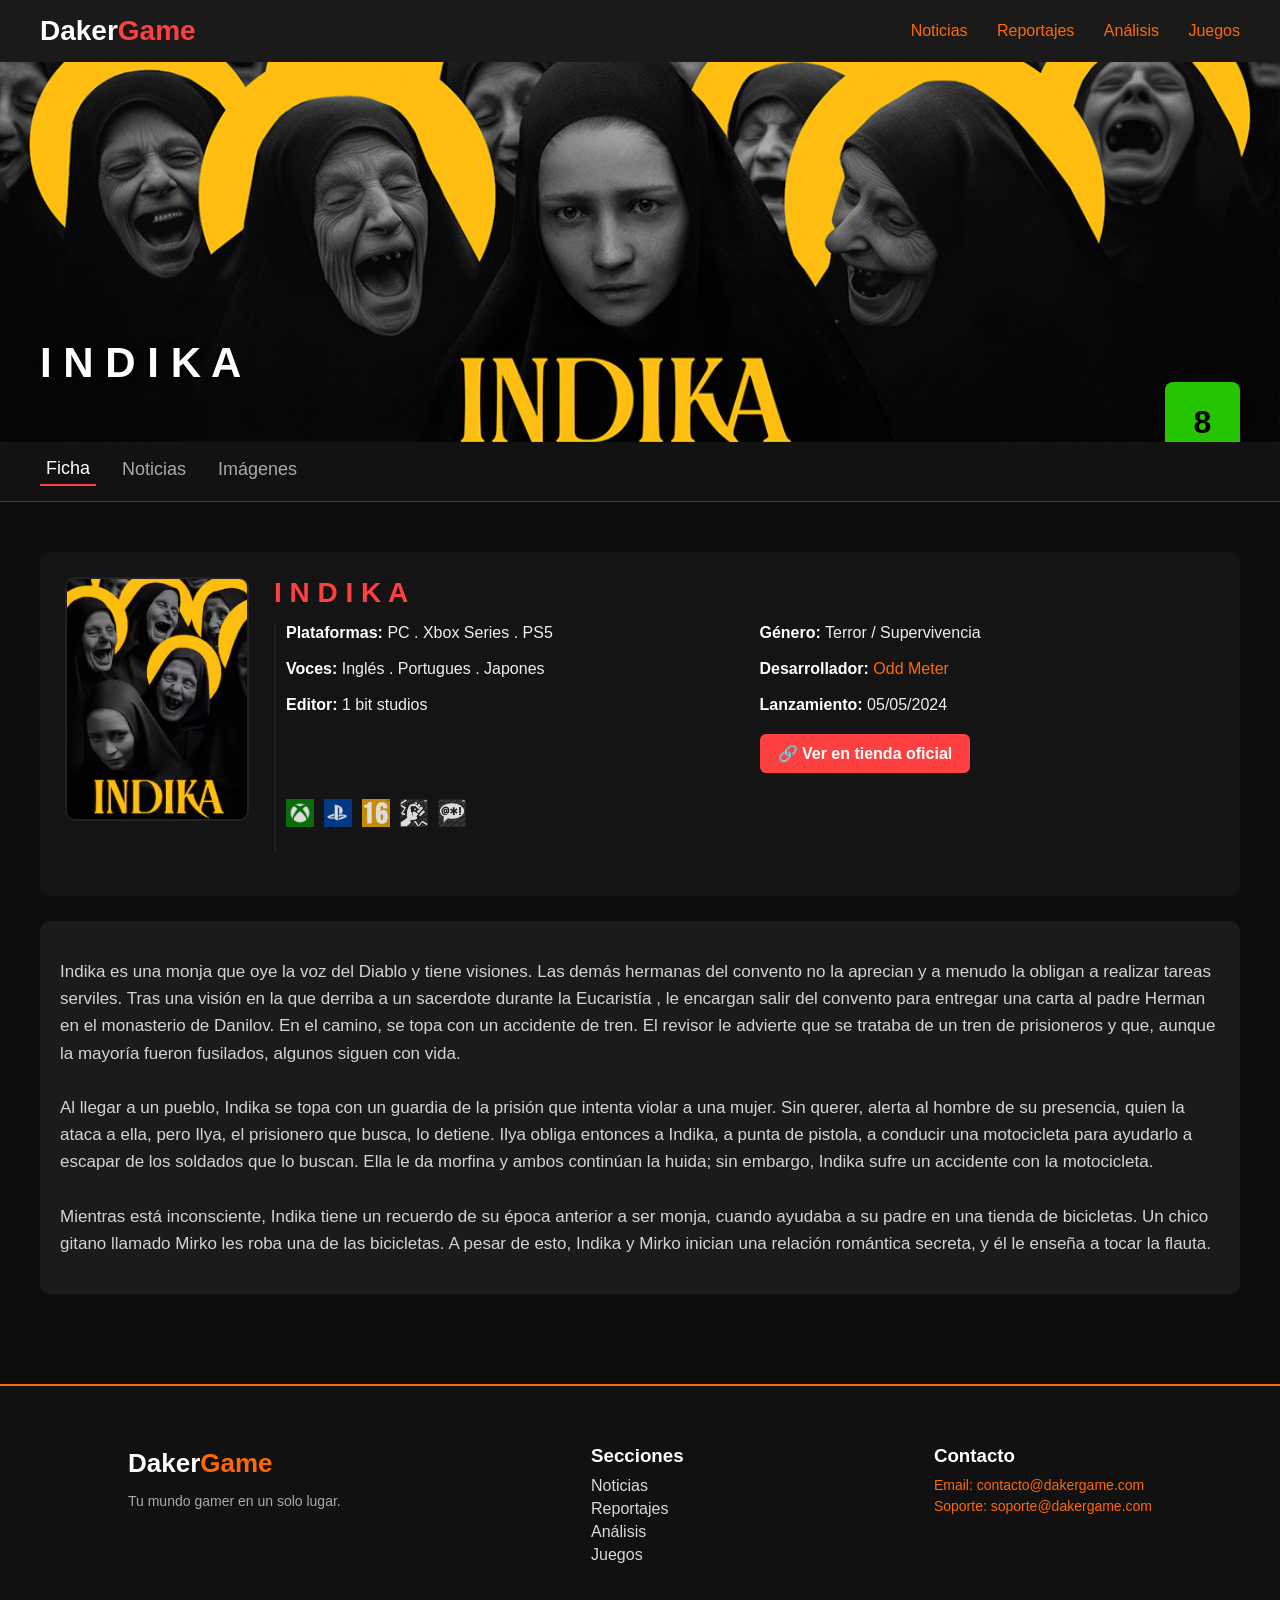
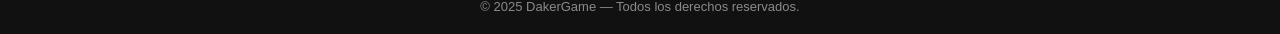
<file: JUEGOS/INDIKA/indika.html>
<!DOCTYPE html>
<html lang="es">

<head>
    <meta charset="UTF-8">
    <meta name="viewport" content="width=device-width, initial-scale=1.0">
    <title>INDIKA - DakerGame</title>
    <link rel="stylesheet" href="../style-juego.css">
    <link rel="stylesheet" href="../../style.css">
    <link rel="icon" href="../../IMAGENES/ICONO.png">
</head>

<body>

    <header class="header">
        <a href="../../index.html" class="logo-link">
            <div class="logo">
                Daker<span>Game</span>
            </div>
        </a>
        <nav>
            <a href="../../noticias.html">Noticias</a>
             <a href="https://as.com/meristation/reportajes">Reportajes</a>
            <a href="https://as.com/meristation/analisis">Análisis</a>
            <a href="../../index.html">Juegos</a>
        </nav>
    </header>

    
    <section class="banner-juego">
        <img src="../INDIKA/img/INDIKA_BANNER.webp" alt="Banner indika">
        <h1 class="titulo-juego">I N D I K A</h1>

        <a href="https://as.com/meristation/notas"><div class="nota-superpuesta">
        <span class="numero">8</span>
        </div></a>
    </section>




    
    <div class="tabs">
        <button class="tab active" data-tab="ficha">Ficha</button>
        <button class="tab" data-tab="noticias">Noticias</button>
        <button class="tab" data-tab="imagenes">Imágenes</button>
    </div>

    <div id="ficha" class="tab-content active">


        <div class="ficha-contenido">


            <div class="ficha-icono">
                <a href="https://store.steampowered.com/app/1373960/INDIKA/?l=spanish" target="_blank">
                    <img src="../../IMAGENES/INDIKA.png" alt="INDIKA"></a>
            </div>


            <div class="ficha-info">

                <h2>I N D I K A</h2>

                <div class="ficha-grid">

                    <div class="item">
                        <strong>Plataformas:</strong>
                        <span>PC . Xbox Series . PS5</span>
                    </div>

                    <div class="item">
                        <strong>Género:</strong>
                        <span>Terror / Supervivencia</span>
                    </div>

                    <div class="item">
                        <strong>Voces:</strong>
                        <span>Inglés . Portugues . Japones</span>
                    </div>

                    <div class="item">
                        <strong>Desarrollador:</strong>
                        <a href="https://odd-meter.com" target="_blank"><span>Odd Meter</span></a>
                    </div>

                    <div class="item">
                        <strong>Editor:</strong>
                        <span>1 bit studios</span>
                    </div>

                    
                    <div class="item lanzamiento">
                        <strong>Lanzamiento:</strong>
                        <span>05/05/2024</span>
                        <div class="ficha-tienda">
                            <a href="https://store.steampowered.com/app/1373960/INDIKA/?l=spanish" target="_blank">
                                🔗 Ver en tienda oficial
                            </a>
                        </div>

                    </div>

                    <div class="iconos-plataformas">
                        <a href="https://www.xbox.com/es-ES/games/store/stalker-2-heart-of-chornobyl/9NNN6PHSQ0L8"
                            target="_blank">
                            <img src="../../IMAGENES/ICONO_XBOX.png" alt="Xbox">
                        </a>

                        <a href="https://store.playstation.com/es-co/product/UP0002-PPSA14063_00-STALKER2GAME0001"
                            target="_blank">
                            <img src="../../IMAGENES/ICONO_PS5.webp" alt="PS5">
                        </a>

                        <img src="img/pegi16.png" alt="PEGI 16">
                        <img src="img/pegi_12.png" alt="PEGI 12">
                        <img src="img/pegi_6.png" alt="PEGI 6">
                    </div>


                </div>

            </div>

        </div>


        <div class="ficha-descripcion">
            <p>
                Indika es una monja que oye la voz del Diablo y tiene visiones. Las demás hermanas del convento no la
                aprecian y a menudo la obligan a realizar tareas serviles. Tras una visión en la que derriba a un
                sacerdote durante la Eucaristía , le encargan salir del convento para entregar una carta al padre Herman
                en el monasterio de Danilov. En el camino, se topa con un accidente de tren. El revisor le advierte que
                se trataba de un tren de prisioneros y que, aunque la mayoría fueron fusilados, algunos siguen con
                vida.<br><br>

                Al llegar a un pueblo, Indika se topa con un guardia de la prisión que intenta violar a una mujer. Sin
                querer, alerta al hombre de su presencia, quien la ataca a ella, pero Ilya, el prisionero que busca, lo
                detiene. Ilya obliga entonces a Indika, a punta de pistola, a conducir una motocicleta para ayudarlo a
                escapar de los soldados que lo buscan. Ella le da morfina y ambos continúan la huida; sin embargo,
                Indika sufre un accidente con la motocicleta. <br><br>

                Mientras está inconsciente, Indika tiene un recuerdo de su época anterior a ser monja, cuando ayudaba a
                su padre en una tienda de bicicletas. Un chico gitano llamado Mirko les roba una de las bicicletas. A
                pesar de esto, Indika y Mirko inician una relación romántica secreta, y él le enseña a tocar la flauta.
            </p>
        </div>

    </div>



    <section class="tab-content" id="noticias">
        <h2>Noticias</h2>

        <a href="https://x.com/PuntoDeRespawn/status/1990344171467551064" target="_blank" class="noticia-item">
            <div class="noticia-info">
                <span class="noticia-categoria">Actualidad</span>

                <h3 class="noticia-titulo">
                    INDIKA llega a Nintendo Switch
                </h3>

                <p class="noticia-meta">
                    Pinto de Respawn 17/11/2025 04:00
                </p>
            </div>

            <img src="../../IMAGENES/INDIKA.png" class="noticia-img">
        </a>

        <hr class="separador">




        <a href="https://vandal.elespanol.com/noticia/1350784087/es-uno-de-los-indies-mas-raros-que-puedes-jugar-y-acaba-de-confirmar-su-fecha-para-nintendo-switch"
            target="_blank" class="noticia-item">
            <div class="noticia-info">
                <span class="noticia-categoria">Actualidad</span>

                <h3 class="noticia-titulo">
                    Es uno de los indies mas raros que puedes jugar y acaba de confirmar su fecha para Nintendo Switch
                </h3>

                <p class="noticia-meta">
                    Ramón Varela 09/10/2025 11:17
                </p>
            </div>

            <img src="img/Indika_noticia2.webp" class="noticia-img">
        </a>

        <hr class="separador">




        <a href="https://www.andaluciainformacion.es/articulo/andalucia-game/analisis/202511181814033169842.html"
            target="_blank" class="noticia-item">
            <div class="noticia-info">
                <span class="noticia-categoria">Actualidad</span>

                <h3 class="noticia-titulo">
                    Analisis: I N D I K A
                </h3>

                <p class="noticia-meta">
                    Andalucía Game 21/12/2024 09:40
                </p>
            </div>

            <img src="img/indika_notica3.webp" class="noticia-img">
        </a>

        <hr class="separador">



        <a href="https://www-reddit-com.translate.goog/r/patientgamers/comments/1kxohgu/indika_deceptive_marketing_and_hollow/?_x_tr_sl=en&_x_tr_tl=es&_x_tr_hl=es&_x_tr_pto=tc"
            target="_blank" class="noticia-item">
            <div class="noticia-info">
                <span class="noticia-categoria">Actualidad</span>

                <h3 class="noticia-titulo">
                    Indika - Marketing engañoso y pretensión vacía
                </h3>

                <p class="noticia-meta">
                    Raziel 04/10/2024 11:18
                </p>
            </div>

            <img src="img/indika_noticia4.png" class="noticia-img">
        </a>



    </section>


    <section class="tab-content" id="imagenes">

        <div class="galeria">

           
            <input type="radio" name="slider" id="img1" checked>
            <input type="radio" name="slider" id="img2">
            <input type="radio" name="slider" id="img3">
            <input type="radio" name="slider" id="img4">

           
            <div class="slider">
                <div class="slide">
                    <img src="img/1.avif" alt="">
                </div>
                <div class="slide">
                    <img src="img/2.avif" alt="">
                </div>
                <div class="slide">
                    <img src="img/3.avif" alt="">
                </div>
                <div class="slide">
                    <img src="img/4.avif" alt="">
                </div>
            </div>

           
            <div class="controles">
                <label for="img1"></label>
                <label for="img2"></label>
                <label for="img3"></label>
                <label for="img4"></label>
            </div>

           
            <div class="contador">
                <span id="count-num">1</span> / 4
            </div>

        </div>


        <section class="trailer-section" id="trailer">
            <h2>Trailer Oficial</h2>
            <div class="trailer-container">
                <iframe width="560" height="315" src="https://www.youtube.com/embed/e8diZZeBzT4?si=9fPK7bt9-4ER5lKT"
                    title="YouTube video player" frameborder="0"
                    allow="accelerometer; autoplay; clipboard-write; encrypted-media; gyroscope; picture-in-picture; web-share"
                    referrerpolicy="strict-origin-when-cross-origin" allowfullscreen></iframe>
            </div>
        </section>



    </section>





    <!-- Script de pestañas -->
    <script>
        const tabs = document.querySelectorAll(".tab");
        const contents = document.querySelectorAll(".tab-content");

        tabs.forEach(t => {
            t.addEventListener("click", () => {

                tabs.forEach(tab => tab.classList.remove("active"));
                t.classList.add("active");

                contents.forEach(c => c.classList.remove("active"));
                document.getElementById(t.dataset.tab).classList.add("active");
            });
        });


        // Nuevo: Actualizar contador de imágenes
        const radios = document.querySelectorAll('input[name="slider"]');
        const countNum = document.getElementById('count-num');

        radios.forEach(radio => {
            radio.addEventListener('change', () => {
                const num = radio.id.replace('img', ''); // Extrae el número de la ID (ej. "img2" → "2")
                countNum.textContent = num; // Actualiza el contador
            });
        });
    </script>

</body>

</html>


<footer class="footer">
    <div class="footer-contenedor">

        <div class="footer-logo">
            <h2>Daker<span>Game</span></h2>
            <p>Tu mundo gamer en un solo lugar.</p>
        </div>

        <div class="footer-links">
            <h3>Secciones</h3>
            <a href="noticias.html">Noticias</a>
            <a href="#">Reportajes</a>
            <a href="#">Análisis</a>
            <a href="#juegos">Juegos</a>
        </div>

        <div class="footer-contacto">
            <h3>Contacto</h3>
            <a href="www.gmail.com"><p>Email: contacto@dakergame.com</p></a>
             <a href="www.gmail.com"><p>Soporte: soporte@dakergame.com</p></a>
        </div>

    </div>

    <div class="footer-copy">
        © 2025 DakerGame — Todos los derechos reservados.
    </div>
</footer>
</file>
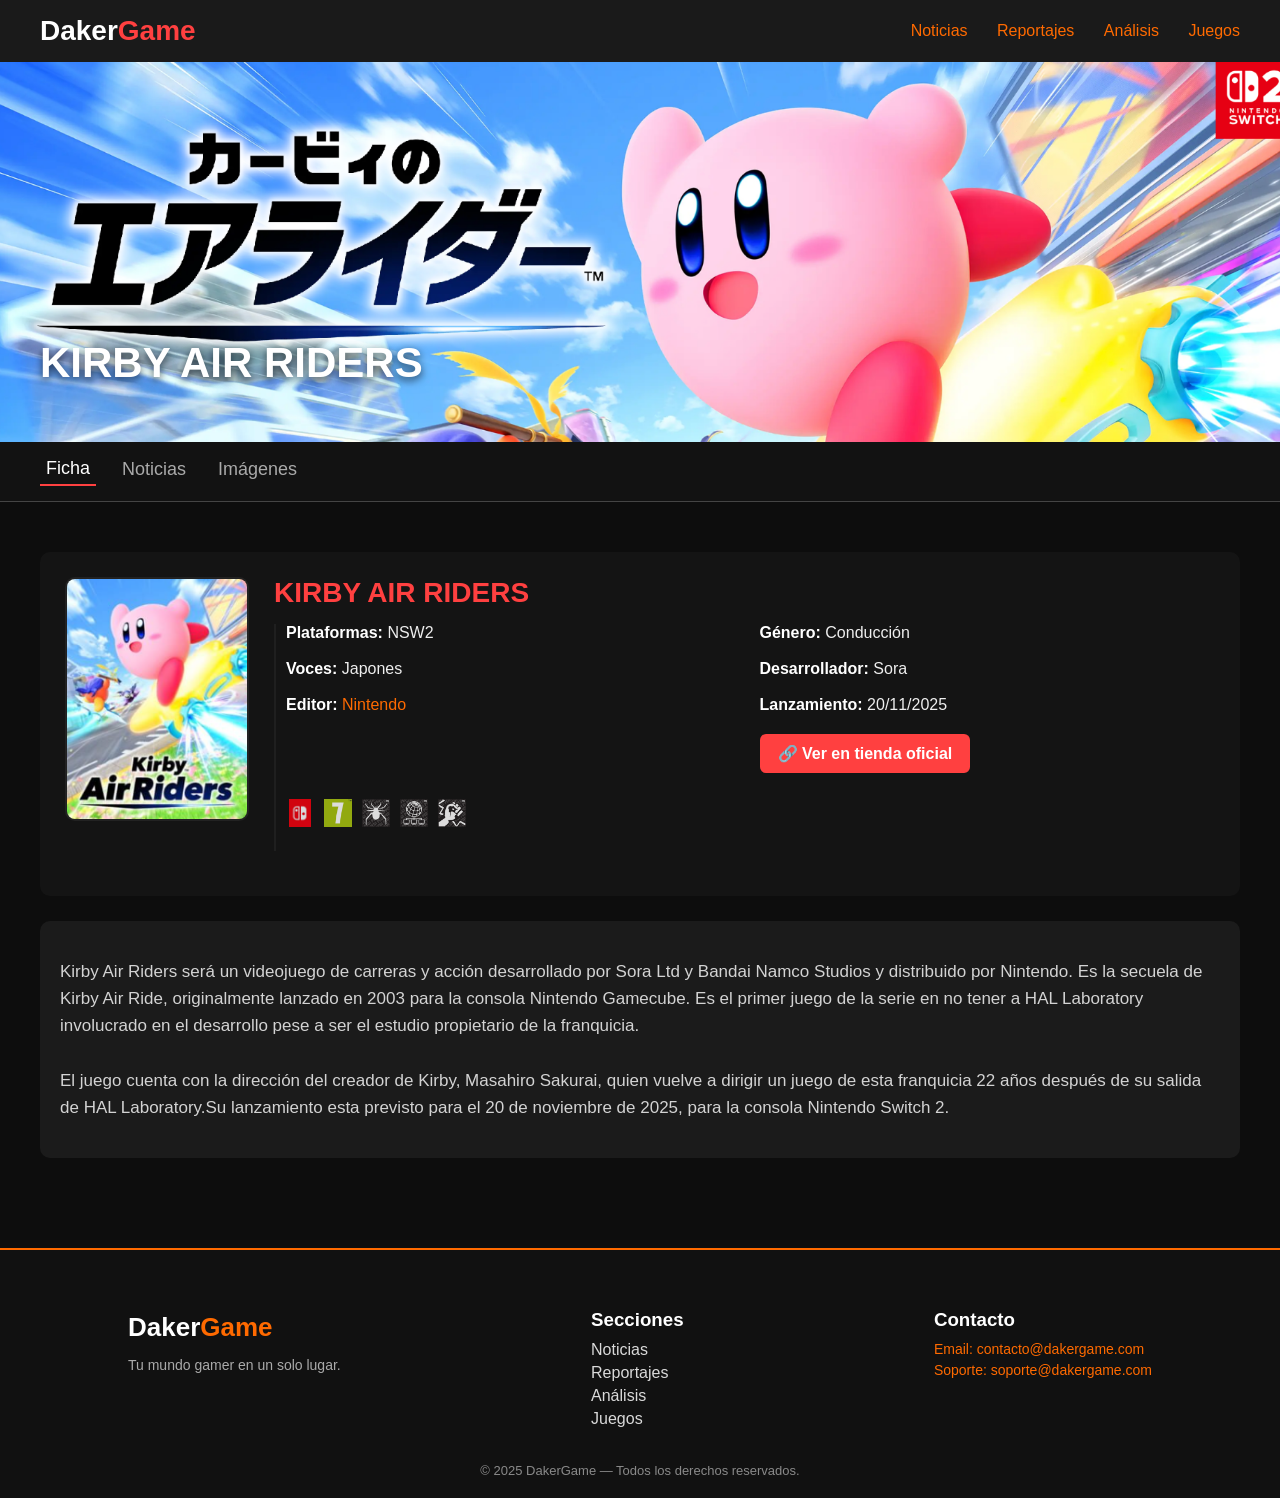
<file: JUEGOS/KIRBY/kirby.html>
<!DOCTYPE html>
<html lang="es">

<head>
    <meta charset="UTF-8">
    <meta name="viewport" content="width=device-width, initial-scale=1.0">
    <title>KIRBY AIR RIDERS - DakerGame</title>
    <link rel="stylesheet" href="../style-juego.css">
    <link rel="stylesheet" href="../../style.css">
    <link rel="icon" href="../../IMAGENES/ICONO.png">
</head>

<body>

    <header class="header">
        <a href="../../index.html" class="logo-link">
            <div class="logo">
                Daker<span>Game</span>
            </div>
        </a>
        <nav>
            <a href="../../noticias.html">Noticias</a>
             <a href="https://as.com/meristation/reportajes">Reportajes</a>
            <a href="https://as.com/meristation/analisis">Análisis</a>
            <a href="../../index.html">Juegos</a>
        </nav>
    </header>

    
    <section class="banner-juego">
        <img src="img/BANNER_KIRBY.avif" alt="Banner Stalker 2">
        <h1 class="titulo-juego">KIRBY AIR RIDERS</h1>

       
    </section>




    
    <div class="tabs">
        <button class="tab active" data-tab="ficha">Ficha</button>
        <button class="tab" data-tab="noticias">Noticias</button>
        <button class="tab" data-tab="imagenes">Imágenes</button>
    </div>

    <div id="ficha" class="tab-content active">


        <div class="ficha-contenido">


            <div class="ficha-icono">
                <a href="https://www.nintendo.com/jp/games/switch2/aaaba/index.html" target="_blank">
                    <img src="../../IMAGENES/KIRBY.png" alt="KIRBY"></a>
            </div>


            <div class="ficha-info">

                <h2>KIRBY AIR RIDERS</h2>

                <div class="ficha-grid">

                    <div class="item">
                        <strong>Plataformas:</strong>
                        <span>NSW2</span>
                    </div>

                    <div class="item">
                        <strong>Género:</strong>
                        <span>Conducción</span>
                    </div>

                    <div class="item">
                        <strong>Voces:</strong>
                        <span>Japones</span>
                    </div>

                    <div class="item">
                        <strong>Desarrollador:</strong>
                        <span>Sora</span>
                    </div>

                    <div class="item">
                        <strong>Editor:</strong>
                        <a
                            href="https://www.nintendo.com/es-co/?srsltid=AfmBOoqkSBs25-gYti9sU_UFfHKuhZmLzxlF906HcfsPfQzzWWX-u_Cz"><span>Nintendo</span></a>
                    </div>

                    
                    <div class="item lanzamiento">
                        <strong>Lanzamiento:</strong>
                        <span>20/11/2025</span>
                        <div class="ficha-tienda">
                            <a href="https://www.nintendo.com/jp/games/switch2/aaaba/index.html" target="_blank">
                                🔗 Ver en tienda oficial
                            </a>
                        </div>

                    </div>

                    <div class="iconos-plataformas">
                        <a href="https://www.nintendo.com/es-co/?srsltid=AfmBOoqkSBs25-gYti9sU_UFfHKuhZmLzxlF906HcfsPfQzzWWX-u_Cz"
                            target="_blank">
                            <img src="img/NSW2.webp" alt="Nintendo">
                        </a>

                        <img src="img/pegi_2.png" alt="PEGI 2">
                        <img src="img/pegi_9.png" alt="PEGI 9">
                        <img src="img/pegi_13.png" alt="PEGI 13">
                        <img src="img/pegi_12.png" alt="PEGI 12">
                    </div>


                </div>

            </div>

        </div>


        <div class="ficha-descripcion">
            <p>
                Kirby Air Riders será un videojuego de carreras y acción desarrollado por Sora Ltd y Bandai Namco
                Studios y distribuido por Nintendo. Es la secuela de Kirby Air Ride, originalmente lanzado en 2003 para
                la consola Nintendo Gamecube. Es el primer juego de la serie en no tener a HAL Laboratory involucrado en
                el desarrollo pese a ser el estudio propietario de la franquicia.<br><br>

                El juego cuenta con la dirección del creador de Kirby, Masahiro Sakurai, quien vuelve a dirigir un juego
                de esta franquicia 22 años después de su salida de HAL Laboratory.Su lanzamiento esta previsto para
                el 20 de noviembre de 2025, para la consola Nintendo Switch 2.
            </p>
        </div>

    </div>



    <section class="tab-content" id="noticias">
        <h2>Noticias</h2>

        <a href="https://as.com/meristation/noticias/kirby-air-riders-arranca-su-prueba-gratuita-por-tiempo-limitado-en-nintendo-switch-2-fechas-y-contenido-f202511-n"
            target="_blank" class="noticia-item">
            <div class="noticia-info">
                <span class="noticia-categoria">Actualidad</span>

                <h3 class="noticia-titulo">
                    Kirby Air Riders arranca su prueba gratuita por tiempo limitado en Nintendo Switch 2
                </h3>

                <p class="noticia-meta">
                    Alejandro Castillo 07/11/2025 14:45
                </p>
            </div>

            <img src="img/kirby_noticia1.avif" class="noticia-img">
        </a>

        <hr class="separador">




        <a href="https://as.com/meristation/noticias/lanzamientos-de-videojuegos-para-noviembre-para-playstation-xbox-pc-steam-y-nintendo-switch-f202511-n"
            target="_blank" class="noticia-item">
            <div class="noticia-info">
                <span class="noticia-categoria">Videojuegos</span>

                <h3 class="noticia-titulo">
                    Lanzamientos de videojuegos para noviembre para PlayStation, Xbox, PC (Steam) y Nintendo Switch
                </h3>

                <p class="noticia-meta">
                    Francisco Alberto Serrano Acosta 01/11/2025 08:00
                </p>
            </div>

            <img src="img/kirby_noticia2.avif" class="noticia-img">
        </a>

        <hr class="separador">




        <a href="https://as.com/meristation/noticias/kirby-air-riders-desata-su-diversion-y-adrenalina-en-sus-primeras-imagenes-oficiales-g"
            target="_blank" class="noticia-item">
            <div class="noticia-info">
                <span class="noticia-categoria">Imagenes</span>

                <h3 class="noticia-titulo">
                    Kirby Air Riders desata su diversión y adrenalina en sus primeras imágenes oficiales
                </h3>

                <p class="noticia-meta">
                    Cristian Ciuraneta Catalán 23/08/2025 15:02
                </p>
            </div>

            <img src="img/kirby_noticia3.avif" class="noticia-img">
        </a>

        <hr class="separador">



        <a href="https://www-reddit-com.translate.goog/r/patientgamers/comments/1kxohgu/indika_deceptive_marketing_and_hollow/?_x_tr_sl=en&_x_tr_tl=es&_x_tr_hl=es&_x_tr_pto=tc"
            target="_blank" class="noticia-item">
            <div class="noticia-info">
                <span class="noticia-categoria">Videojuegos</span>

                <h3 class="noticia-titulo">
                    Un emocionado Sakurai presenta al mundo su gran apuesta para Switch 2 con Kirby Air Riders
                </h3>

                <p class="noticia-meta">
                    Francisco Alberto Serrano Acosta 19/08/2025 17:41
                </p>
            </div>

            <img src="img/kirby_noticia4.avif" class="noticia-img">
        </a>



    </section>


    <section class="tab-content" id="imagenes">

        <div class="galeria">

           
            <input type="radio" name="slider" id="img1" checked>
            <input type="radio" name="slider" id="img2">
            <input type="radio" name="slider" id="img3">
            <input type="radio" name="slider" id="img4">

            
            <div class="slider">
                <div class="slide">
                    <img src="img/1.avif" alt="">
                </div>
                <div class="slide">
                    <img src="img/2.avif" alt="">
                </div>
                <div class="slide">
                    <img src="img/3.avif" alt="">
                </div>
                <div class="slide">
                    <img src="img/4.avif" alt="">
                </div>
            </div>

            
            <div class="controles">
                <label for="img1"></label>
                <label for="img2"></label>
                <label for="img3"></label>
                <label for="img4"></label>
            </div>

            
            <div class="contador">
                <span id="count-num">1</span> / 4
            </div>

        </div>


        <section class="trailer-section" id="trailer">
            <h2>Trailer Oficial</h2>
            <div class="trailer-container">
                <iframe width="560" height="315" src="https://www.youtube.com/embed/_-hMqINooaI?si=TJLI6eamUGimY0Gb"
                    title="YouTube video player" frameborder="0"
                    allow="accelerometer; autoplay; clipboard-write; encrypted-media; gyroscope; picture-in-picture; web-share"
                    referrerpolicy="strict-origin-when-cross-origin" allowfullscreen></iframe>
            </div>
        </section>



    </section>





    <!-- Script de pestañas -->
    <script>
        const tabs = document.querySelectorAll(".tab");
        const contents = document.querySelectorAll(".tab-content");

        tabs.forEach(t => {
            t.addEventListener("click", () => {

                tabs.forEach(tab => tab.classList.remove("active"));
                t.classList.add("active");

                contents.forEach(c => c.classList.remove("active"));
                document.getElementById(t.dataset.tab).classList.add("active");
            });
        });


        // Nuevo: Actualizar contador de imágenes
        const radios = document.querySelectorAll('input[name="slider"]');
        const countNum = document.getElementById('count-num');

        radios.forEach(radio => {
            radio.addEventListener('change', () => {
                const num = radio.id.replace('img', ''); 
                countNum.textContent = num; // Actualiza el contador
            });
        });
    </script>

</body>

</html>


<footer class="footer">
    <div class="footer-contenedor">

        <div class="footer-logo">
            <h2>Daker<span>Game</span></h2>
            <p>Tu mundo gamer en un solo lugar.</p>
        </div>

        <div class="footer-links">
            <h3>Secciones</h3>
            <a href="noticias.html">Noticias</a>
            <a href="#">Reportajes</a>
            <a href="#">Análisis</a>
            <a href="#juegos">Juegos</a>
        </div>

        <div class="footer-contacto">
            <h3>Contacto</h3>
            <a href="www.gmail.com"><p>Email: contacto@dakergame.com</p></a>
             <a href="www.gmail.com"><p>Soporte: soporte@dakergame.com</p></a>
        </div>

    </div>

    <div class="footer-copy">
        © 2025 DakerGame — Todos los derechos reservados.
    </div>
</footer>
</file>
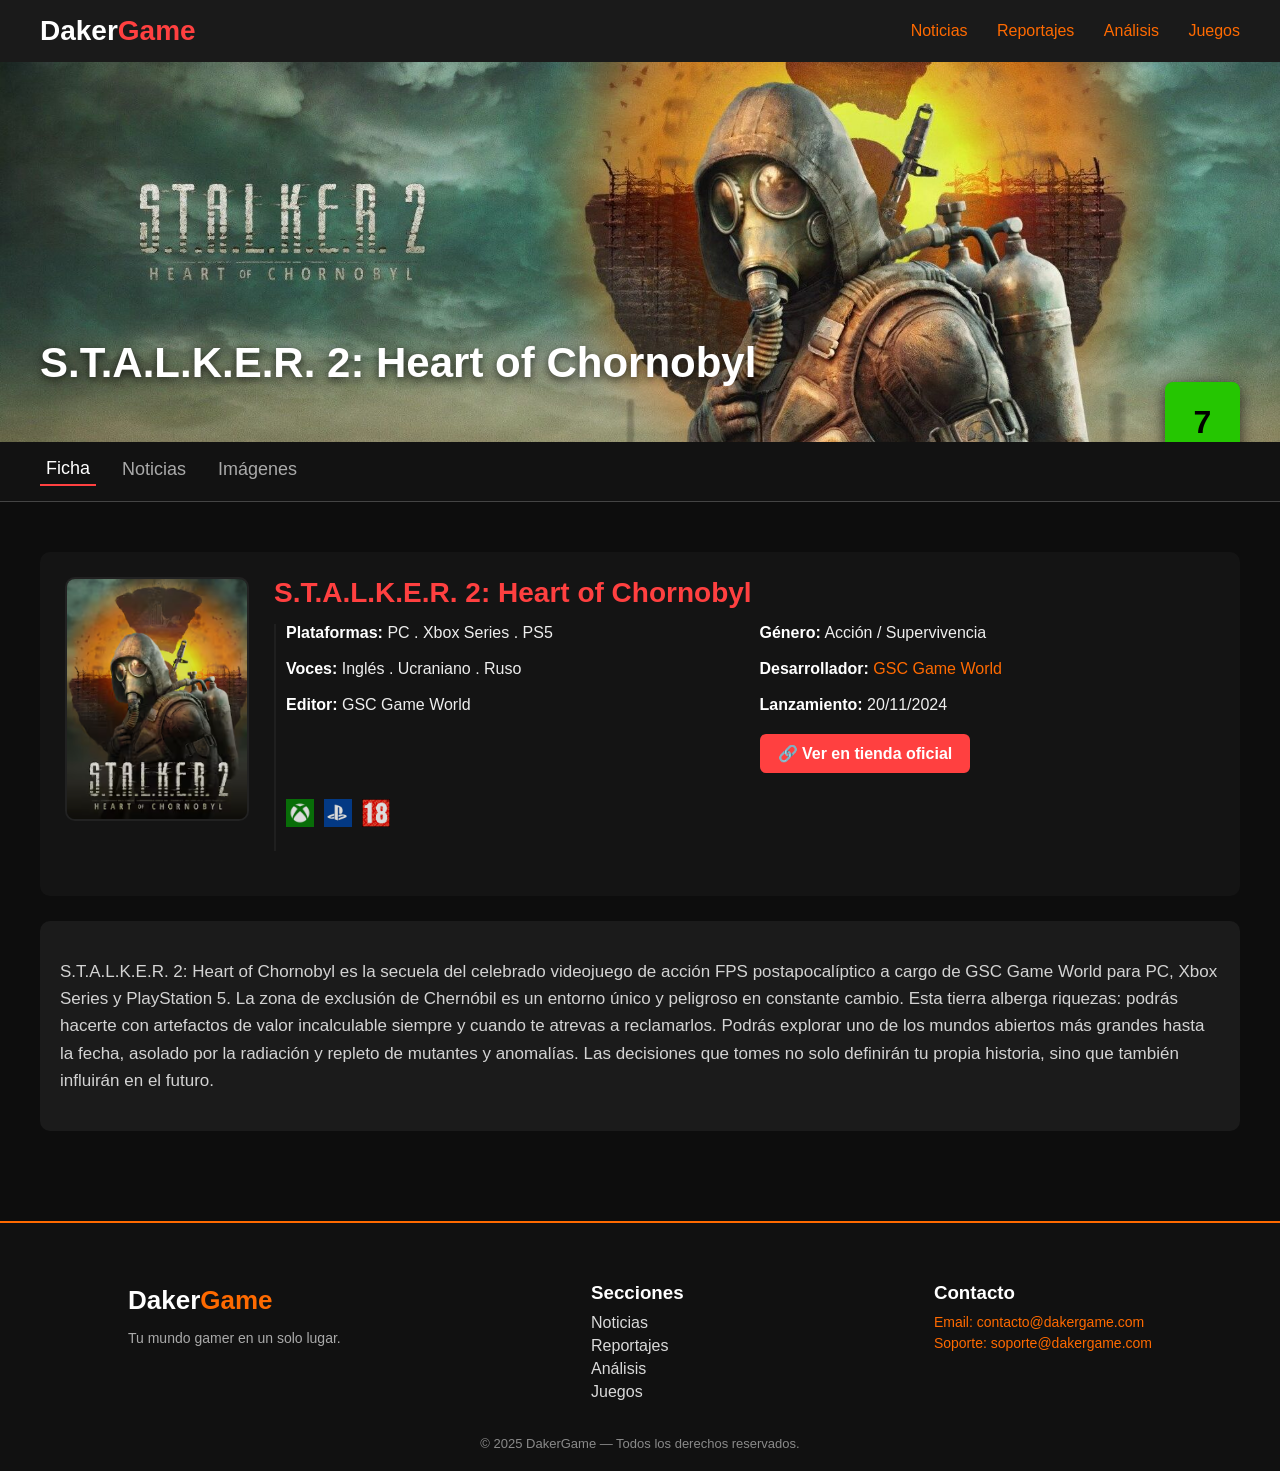
<file: JUEGOS/STALKER/stalker2.html>
<!DOCTYPE html>
<html lang="es">

<head>
    <meta charset="UTF-8">
    <meta name="viewport" content="width=device-width, initial-scale=1.0">
    <title>S.T.A.L.K.E.R. 2 - DakerGame</title>
    <link rel="stylesheet" href="../style-juego.css">
    <link rel="stylesheet" href="../../style.css">
    <link rel="icon" href="../../IMAGENES/ICONO.png">
</head>

<body>

    <header class="header">
        <a href="../../index.html" class="logo-link">
            <div class="logo">
                Daker<span>Game</span>
            </div>
        </a>
        <nav>
            <a href="../../noticias.html">Noticias</a>
            <a href="https://as.com/meristation/reportajes">Reportajes</a>
            <a href="https://as.com/meristation/analisis">Análisis</a>
            <a href="../../index.html">Juegos</a>
        </nav>
    </header>

    <!-- Banner -->
    <section class="banner-juego">
        <img src="../../IMAGENES/BANNER_STALKER2.jpg" alt="Banner Stalker 2">
        <h1 class="titulo-juego">S.T.A.L.K.E.R. 2: Heart of Chornobyl</h1>

        <a href="https://as.com/meristation/notas"><div class="nota-superpuesta">
        <span class="numero">7</span>
        </div></a>
    </section>

    




    <!-- Pestañas -->
    <div class="tabs">
        <button class="tab active" data-tab="ficha">Ficha</button>
        <button class="tab" data-tab="noticias">Noticias</button>
        <button class="tab" data-tab="imagenes">Imágenes</button>
    </div>

    <div id="ficha" class="tab-content active">


        <div class="ficha-contenido">


            <div class="ficha-icono">
                <a href="https://store.steampowered.com/app/1643320/STALKER_2_Heart_of_Chornobyl/" target="_blank">
                    <img src="../../IMAGENES/STALKER2.png" alt="S.T.A.L.K.E.R. 2"></a>
            </div>


            <div class="ficha-info">

                <h2>S.T.A.L.K.E.R. 2: Heart of Chornobyl</h2>

                <div class="ficha-grid">

                    <div class="item">
                        <strong>Plataformas:</strong>
                        <span>PC . Xbox Series . PS5</span>
                    </div>

                    <div class="item">
                        <strong>Género:</strong>
                        <span>Acción / Supervivencia</span>
                    </div>

                    <div class="item">
                        <strong>Voces:</strong>
                        <span>Inglés . Ucraniano . Ruso</span>
                    </div>

                    <div class="item">
                        <strong>Desarrollador:</strong>
                        <a href="https://www.gsc-game.com" target="_blank"><span>GSC Game World</span></a>
                    </div>

                    <div class="item">
                        <strong>Editor:</strong>
                        <span>GSC Game World</span>
                    </div>

                    <!-- Lanzamiento aislado -->
                    <div class="item lanzamiento">
                        <strong>Lanzamiento:</strong>
                        <span>20/11/2024</span>
                        <div class="ficha-tienda">
                            <a href="https://store.steampowered.com/app/1643320/STALKER_2_Heart_of_Chornobyl/"
                                target="_blank">
                                🔗 Ver en tienda oficial
                            </a>
                        </div>

                    </div>

                    <div class="iconos-plataformas">
                        <a href="https://www.xbox.com/es-ES/games/store/stalker-2-heart-of-chornobyl/9NNN6PHSQ0L8"
                            target="_blank">
                            <img src="../../IMAGENES/ICONO_XBOX.png" alt="Xbox">
                        </a>

                        <a href="https://store.playstation.com/es-co/product/UP0002-PPSA14063_00-STALKER2GAME0001"
                            target="_blank">
                            <img src="../../IMAGENES/ICONO_PS5.webp" alt="PS5">
                        </a>

                        <img src="../../IMAGENES/18.png" alt="PEGI 18">
                    </div>


                </div>

            </div>

        </div>


        <div class="ficha-descripcion">
            <p>
                S.T.A.L.K.E.R. 2: Heart of Chornobyl es la secuela del celebrado videojuego de acción FPS
                postapocalíptico a cargo de GSC Game World para PC, Xbox Series y PlayStation 5. La zona de exclusión de
                Chernóbil es un entorno único y peligroso en constante cambio. Esta tierra alberga riquezas: podrás
                hacerte con artefactos de valor incalculable siempre y cuando te atrevas a reclamarlos. Podrás explorar
                uno de los mundos abiertos más grandes hasta la fecha, asolado por la radiación y repleto de mutantes y
                anomalías. Las decisiones que tomes no solo definirán tu propia historia, sino que también influirán en
                el futuro.
            </p>
        </div>

    </div>



    <section class="tab-content" id="noticias">
        <h2>Noticias</h2>

        <a href="https://as.com/meristation/noticias/stalker-2-en-ps5-es-otro-caso-de-falso-fisico-con-un-disco-que-no-trae-el-juego-completo-y-los-fans-estan-enfurecidos-n"
            target="_blank" class="noticia-item">
            <div class="noticia-info">
                <span class="noticia-categoria">Actualidad</span>

                <h3 class="noticia-titulo">
                    S.T.A.L.K.E.R. 2: Heart of Chornobyl saldrá en PS5, sí, pero no vendrá completo en el disco
                </h3>

                <p class="noticia-meta">
                    Rubén Martínez 11/07/2025 13:45
                </p>
            </div>

            <img src="../../IMAGENES/STALKER2.png" class="noticia-img">
        </a>

        <hr class="separador">




        <a href="https://as.com/meristation/noticias/ni-halo-ni-avowed-el-nuevo-exclusivo-de-xbox-anunciado-para-ps5-es-stalker-2-trailer-y-ventana-de-lanzamiento-n"
            target="_blank" class="noticia-item">
            <div class="noticia-info">
                <span class="noticia-categoria">Actualidad</span>

                <h3 class="noticia-titulo">
                    Stalker 2 ha sido anunciado para PS5 y no tendrás que esperar demasiado para jugarlo
                </h3>

                <p class="noticia-meta">
                    Roberto Barragán 09/07/2025 16:03
                </p>
            </div>

            <img src="../../IMAGENES/NOTICIA2_STALKER.avif" class="noticia-img">
        </a>

        <hr class="separador">




        <a href="https://as.com/meristation/noticias/los-mejores-shooters-fps-y-tps-de-2024-en-ps4-ps5-xbox-nintendo-switch-y-pc-n"
            target="_blank" class="noticia-item">
            <div class="noticia-info">
                <span class="noticia-categoria">Actualidad</span>

                <h3 class="noticia-titulo">
                    Los mejores shooters, FPS y TPS de 2024 en PS4, PS5, Xbox, Nintendo Switch y PC
                </h3>

                <p class="noticia-meta">
                    Rubén Martínez 21/12/2024 09:40
                </p>
            </div>

            <img src="../../IMAGENES/NOTICIA3_STALKER.avif" class="noticia-img">
        </a>

        <hr class="separador">



        <a href="https://as.com/meristation/noticias/el-peligro-de-desarrollar-un-juego-durante-una-guerra-estabamos-listos-para-morir-n"
            target="_blank" class="noticia-item">
            <div class="noticia-info">
                <span class="noticia-categoria">Actualidad</span>

                <h3 class="noticia-titulo">
                    El peligro de desarrollar un juego durante una guerra: “Estábamos listos para morir”
                </h3>

                <p class="noticia-meta">
                    Pedro Herrero 04/10/2024 11:18
                </p>
            </div>

            <img src="../../IMAGENES/NOTICIA4_STALKER.avif" class="noticia-img">
        </a>



    </section>


    <section class="tab-content" id="imagenes">

        <div class="galeria">

            <!-- Radios del slider -->
            <input type="radio" name="slider" id="img1" checked>
            <input type="radio" name="slider" id="img2">
            <input type="radio" name="slider" id="img3">
            <input type="radio" name="slider" id="img4">


            <div class="slider">
                <div class="slide">
                    <img src="img/1.jpg" alt="">
                </div>
                <div class="slide">
                    <img src="img/2.avif" alt="">
                </div>
                <div class="slide">
                    <img src="img/3.avif" alt="">
                </div>
                <div class="slide">
                    <img src="img/4.avif" alt="">
                </div>
            </div>


            <div class="controles">
                <label for="img1"></label>
                <label for="img2"></label>
                <label for="img3"></label>
                <label for="img4"></label>
            </div>


            <div class="contador">
                <span id="count-num">1</span> / 4
            </div>

        </div>


        <section class="trailer-section" id="trailer">
            <h2>Trailer Oficial</h2>
            <div class="trailer-container">
                <iframe width="560" height="315" src="https://www.youtube.com/embed/PKO4PL8Xzik?si=Bs7A4sQ7qCqujHrR"
                    title="YouTube video player" frameborder="0"
                    allow="accelerometer; autoplay; clipboard-write; encrypted-media; gyroscope; picture-in-picture; web-share"
                    referrerpolicy="strict-origin-when-cross-origin" allowfullscreen></iframe>
            </div>
        </section>



    </section>





    <!-- Script de pestañas -->
    <script>
        const tabs = document.querySelectorAll(".tab");
        const contents = document.querySelectorAll(".tab-content");

        tabs.forEach(t => {
            t.addEventListener("click", () => {

                tabs.forEach(tab => tab.classList.remove("active"));
                t.classList.add("active");

                contents.forEach(c => c.classList.remove("active"));
                document.getElementById(t.dataset.tab).classList.add("active");
            });
        });


        // Nuevo: Actualizar contador de imágenes
        const radios = document.querySelectorAll('input[name="slider"]');
        const countNum = document.getElementById('count-num');

        radios.forEach(radio => {
            radio.addEventListener('change', () => {
                const num = radio.id.replace('img', ''); // Extrae el número de la id
                countNum.textContent = num; // Actualiza el contador
            });
        });
    </script>

</body>

</html>


<footer class="footer">
    <div class="footer-contenedor">

        <div class="footer-logo">
            <h2>Daker<span>Game</span></h2>
            <p>Tu mundo gamer en un solo lugar.</p>
        </div>

        <div class="footer-links">
            <h3>Secciones</h3>
            <a href="noticias.html">Noticias</a>
            <a href="#">Reportajes</a>
            <a href="#">Análisis</a>
            <a href="#juegos">Juegos</a>
        </div>

        <div class="footer-contacto">
            <h3>Contacto</h3>
            <a href="www.gmail.com"><p>Email: contacto@dakergame.com</p></a>
             <a href="www.gmail.com"><p>Soporte: soporte@dakergame.com</p></a>
        </div>

    </div>

    <div class="footer-copy">
        © 2025 DakerGame — Todos los derechos reservados.
    </div>
</footer>
</file>
<file: style.css>
body {
    margin: 0;
    background: #0D0D0D;
    color: white;
    font-family: 'Inter', sans-serif;
}

a {
    color: #FF6A00;
    text-decoration: none;
}


.header {
    display: flex;
    justify-content: space-between;
    align-items: center;
    padding: 15px 40px;
    background: #1A1A1A;
    position: sticky;
    top: 0;
    z-index: 100;
}

/*banner y boton superpuesto*/

.banner-juego {
    position: relative;
}

.nota-superpuesta {
    position: absolute;
    right: 40px;          
    bottom: -20px;        
    width: 75px;
    height: 80px;
    background: #25c601;
    border-radius: 8px;
    box-shadow: 0 4px 15px rgba(0,0,0,0.7);
    display: flex;
    flex-direction: column;
    justify-content: center;
    align-items: center;
    font-weight: bold;
    z-index: 10;  
    
        
}

.nota-superpuesta:hover{
    transform: scale(1.05);
}

.nota-superpuesta .numero {
    font-size: 32px;
    color: #000;
    line-height: 1;
}





.logo {
    font-size: 28px;
    font-weight: bold;
    color: white;            
}

.logo span {
    color: #ff4040;          
}

.logo-link {
    text-decoration: none;    
    color: inherit;           
}

.logo-link:hover .logo span {
    color: #ff1f1f;           
}


nav a {
    margin-left: 25px;
    font-weight: 500;
}

nav a:hover{

    color: #DADADA;
}


.hero {
    text-align: center;
    padding: 40px;
}

.hero img {
    width: 90%;
    border-radius: 10px;
    margin-top: 20px;
}


.lanzamientos {
    width: 80%;
    margin: 60px auto;
}


.juego-item {
    display: flex;
    align-items: center;
    background: #1A1A1A;
    padding: 15px;
    border-radius: 10px;
    margin-bottom: 20px;
    text-decoration: none;
    color: white;
    transition: transform 0.25s ease, box-shadow 0.25s ease;
}

.juego-item:hover {
    transform: scale(1.05);
    box-shadow: 0 5px 20px #FF6A00;
}


.juego-item img {
    width: 120px;
    height: 160px;
    object-fit: cover;
    border-radius: 8px;
    margin-right: 20px;
}

.juego-item h3 {
    margin: 0;
    color: white;
}


.juego-item p {
    margin: 5px 0;
    color: #DADADA;
}


.juego-item span {
    font-size: 14px;
    opacity: 0.7;
}



.carrusel {
    width: 100%;
    height: 60vh; 
    min-height: 300px;
    max-height: 500px;
    overflow: hidden;
    position: relative;
    background: #0D0D0D; 
}

.slides {
    display: flex;
    width: 300%; 
    height: 100%;
    animation: deslizar 12s infinite ease;
}

.slide {
    flex: 0 0 33.333%; 
    height: 100%;
}

.slide img {
    width: 100%;
    height: 100%;
    object-fit: cover; 
    object-position: center;
    background: #0D0D0D; 
}


@keyframes deslizar {
    0% { transform: translateX(0%); }      
    30% { transform: translateX(0%); }     

    35% { transform: translateX(-33.333%); } 
    65% { transform: translateX(-33.333%); }

    70% { transform: translateX(-66.666%); }
    100% { transform: translateX(-66.666%); }
}



/*footer*/



.footer {
    background: #111;
    padding: 40px 0 20px;
    color: #DADADA;
    margin-top: 60px;
    border-top: 2px solid #FF6A00;
}

.footer-contenedor {
    width: 80%;
    margin: auto;
    display: flex;
    justify-content: space-between;
    flex-wrap: wrap;
}

.footer-logo h2 {
    color: white;
    font-size: 26px;
    margin-bottom: 10px;
}

.footer-logo span {
    color: #FF6A00;
}

.footer-logo p {
    color: #aaa;
    font-size: 14px;
}


.footer-links h3,
.footer-contacto h3 {
    color: white;
    margin-bottom: 10px;
}

.footer-links a {
    display: block;
    color: #DADADA;
    margin: 5px 0;
    transition: color 0.2s ease;
}

.footer-links a:hover {
    color: #FF6A00;
}

.footer-contacto p {
    margin: 5px 0;
    font-size: 14px;
}

.footer-copy {
    text-align: center;
    margin-top: 30px;
    font-size: 13px;
    opacity: 0.6;
}
</file>
<file: JUEGOS/style-juego.css>
/* PRINCIPAL*/
.banner-juego {
    position: relative;
    width: 100%;
    height: 380px;
    overflow: hidden;
}

.banner-juego img {
    width: 100%;
    height: 100%;
    object-fit: cover;
}

.titulo-juego {
    position: absolute;
    bottom: 20px;
    left: 40px;
    font-size: 42px;
    font-weight: bold;
    color: white;
    text-shadow: 0 3px 8px rgba(0,0,0,0.7);
}

/*PESTAÑAS*/
.tabs {
    display: flex;
    gap: 20px;
    padding: 15px 40px;
    background: #121212;
    border-bottom: 1px solid #444;
}

.tab {
    background: none;
    border: none;
    color: #aaa;
    font-size: 18px;
    cursor: pointer;
    padding-bottom: 5px;
}

.tab.active {
    color: #fff;
    border-bottom: 2px solid #ff4040;
}

.tab-content {
    display: none;
    padding: 30px 40px;
    color: #eee;
}

.tab-content.active {
    display: block;
}

/* BODY GENERAL */
body {
    background: #0c0c0c;
    color: white;
    font-family: Arial, sans-serif;
}

/*FICHA DEL JUEGO*/
.ficha-contenido {
    display: flex;
    background: #141414;
    padding: 25px;
    border-radius: 10px;
    margin-top: 20px;
    gap: 25px;
}

/* ICONO DEL JUEGO */
.ficha-icono img {
    width: 180px;
    height: 240px;
    object-fit: cover;
    border-radius: 10px;
    border: 2px solid #222;
}

/* INFORMACIÓN */
.ficha-info {
    flex: 1;
}

.ficha-info h2 {
    margin-top: 0;
    color: #ff4040;
    font-size: 28px;
    margin-bottom: 15px;
}

.ficha-info p {
    margin: 6px 0;
    font-size: 17px;
    color: #ccc;
}

.ficha-info strong {
    color: white;
}

.iconos-plataformas a img,
.iconos-plataformas img {
    width: 28px;
    height: 28px;
    object-fit: contain;
    opacity: 0.85;
    transition: 0.2s ease;
}

.iconos-plataformas a img:hover {
    opacity: 1;
    transform: scale(1.12);
}


/* GRID INTERNO */
.ficha-grid {
    display: grid;
    grid-template-columns: repeat(2, 1fr);
    gap: 18px 18px;
    margin-bottom: 20px;
    padding-left: 10px;
    border-left: 2px solid #1f1f1f;
}

.ficha-grid p {
    border-bottom: 1px solid #2a2a2a;
    padding-bottom: 8px;
    margin: 0;
}

/* LANZAMIENTO */
.ficha-lanzamiento {
    margin-top: 15px;
    border-top: 1px solid #2a2a2a;
    padding-top: 12px;
}

/* DESCRIPCIÓN */
.ficha-descripcion {
    margin-top: 25px;
    background: #1b1b1b;
    padding: 20px;
    border-radius: 10px;
    line-height: 1.6;
}

.ficha-descripcion p {
    color: #d3d3d3;
    font-size: 17px;
}

/* BOTÓN TIENDA */
.ficha-tienda {
    margin-top: 20px;
}

.ficha-tienda a {
    display: inline-block;
    background: #ff4040;
    color: white;
    padding: 10px 18px;
    border-radius: 6px;
    text-decoration: none;
    font-weight: bold;
    transition: 0.25s;
}

.ficha-tienda a:hover {
    background: #ff1f1f;
    transform: scale(1.04);
}

/* ICONOS DE PLATAFORMAS */
.iconos-plataformas {
    display: flex;
    gap: 10px;
    margin-top: 8px;
    margin-bottom: 20px;
}

.iconos-plataformas img {
    width: 28px;
    height: 28px;
    object-fit: contain;
    opacity: 0.85;
    transition: 0.2s ease;
}

.iconos-plataformas img:hover {
    opacity: 1;
}

/*NOTICIAS*/

.noticia-item {
    display: flex;
    justify-content: space-between;
    align-items: center;
    background: #171717;
    padding: 18px;
    border-radius: 10px;
    margin-bottom: 20px;
    text-decoration: none;
    color: white;
    transition: 0.25s ease;
}

.noticia-item:hover {
    background: #202020;
    transform: scale(1.02);
}


.noticia-item .categoria,
.noticia-categoria {
    color: #ff6a00 !important;
    font-size: 14px;
    font-weight: bold;
    display: block;
    margin-bottom: 5px;
}

.noticia-info {
    max-width: 70%;
}


.noticia-titulo {
    margin: 5px 0 10px;
    font-size: 20px;
    line-height: 1.3;
    transition: 0.2s ease;
}


.noticia-item:hover .noticia-titulo {
    text-decoration: underline;
}

.noticia-meta {
    font-size: 13px;
    opacity: 0.7;
}


.noticia-img {
    width: 160px;
    height: 100px;
    object-fit: cover;
    border-radius: 10px;
    margin-left: 25px;
}









.img-titulo {
    margin-top: 20px;
    font-size: 28px;
    color: #fff;
}


.galeria {
    width: 90%;
    max-width: 950px;
    margin: 20px auto;
    text-align: center;
    position: relative;
}


.galeria input {
    display: none;
}

.slider {
    background: #111;
    padding: 20px;
    border-radius: 8px;
    overflow: hidden;
}

.slide {
    display: none;
}

.slide img {
    width: 100%;
    border-radius: 5px;
}

/* Mostrar slide activo */
#img1:checked ~ .slider .slide:nth-child(1),
#img2:checked ~ .slider .slide:nth-child(2),
#img3:checked ~ .slider .slide:nth-child(3),
#img4:checked ~ .slider .slide:nth-child(4) {
    display: block;
}

/* Controles (líneas debajo de la imagen) */
.controles {
    margin-top: 15px;
    display: flex;
    justify-content: center;
    gap: 10px;
}

.controles label {
    width: 40px;
    height: 4px;
    background: #333;
    border-radius: 4px;
    cursor: pointer;
    transition: 0.3s;
}

/* Control activo */
#img1:checked ~ .controles label:nth-child(1),
#img2:checked ~ .controles label:nth-child(2),
#img3:checked ~ .controles label:nth-child(3),
#img4:checked ~ .controles label:nth-child(4) {
    background: #ff6600;
}

/* Contador numérico */
.contador {
    margin-top: 10px;
    color: #aaa;
    font-size: 14px;
}
/* ======== TÍTULO DEL TRAILER (ARREGLADO) ======== */
.trailer-section h2 {
    font-size: 32px;
    margin-bottom: 25px;
    color: #ff4040;
    text-align: center;
    text-transform: uppercase;
    letter-spacing: 1px;
    text-shadow: 0px 3px 6px rgba(0, 0, 0, 0.6);
}
/* Trailer */
.trailer-container iframe {
    width: 100%;
    height: 60vh;
    min-height: 400px;
    border-radius: 10px;
}
</file>
<file: noticias.css>
nav a {
    margin-left: 25px;
    font-weight: 500;
}

/* ===== TITULO ===== */
.titulo-noticias {
    width: 80%;
    margin: 50px auto 20px;
    font-size: 36px;
    font-weight: bold;
}

/* ===== LISTA DE NOTICIAS ===== */
.noticias-lista {
    width: 80%;
    margin: 0 auto 80px;
}

/* ===== ITEM NOTICIA ===== */
.noticia-item {
    display: flex;
    justify-content: space-between;
    align-items: center;
    background: #181818;
    padding: 20px;
    border-radius: 12px;
    text-decoration: none;
    color: inherit;
    transition: 0.2s ease;
}

.noticia-item:hover {
    background: #202020;
    transform: translateY(-3px);
}

/* TEXTO */
.noticia-info {
    max-width: 70%;
}

.noticia-categoria {
    font-size: 14px;
    color: #ff4040;
    text-transform: uppercase;
}

.noticia-titulo {
    font-size: 22px;
    margin: 10px 0;
    color: white;
}

.noticia-meta {
    font-size: 14px;
    color: #bbbbbb;
}

/* IMAGEN */
.noticia-img {
    width: 160px;
    height: 100px;
    object-fit: cover;
    border-radius: 10px;
}

/* SEPARADOR */
.separador {
    border: none;
    border-bottom: 1px solid #333;
    margin: 25px 0;
}
</file>
